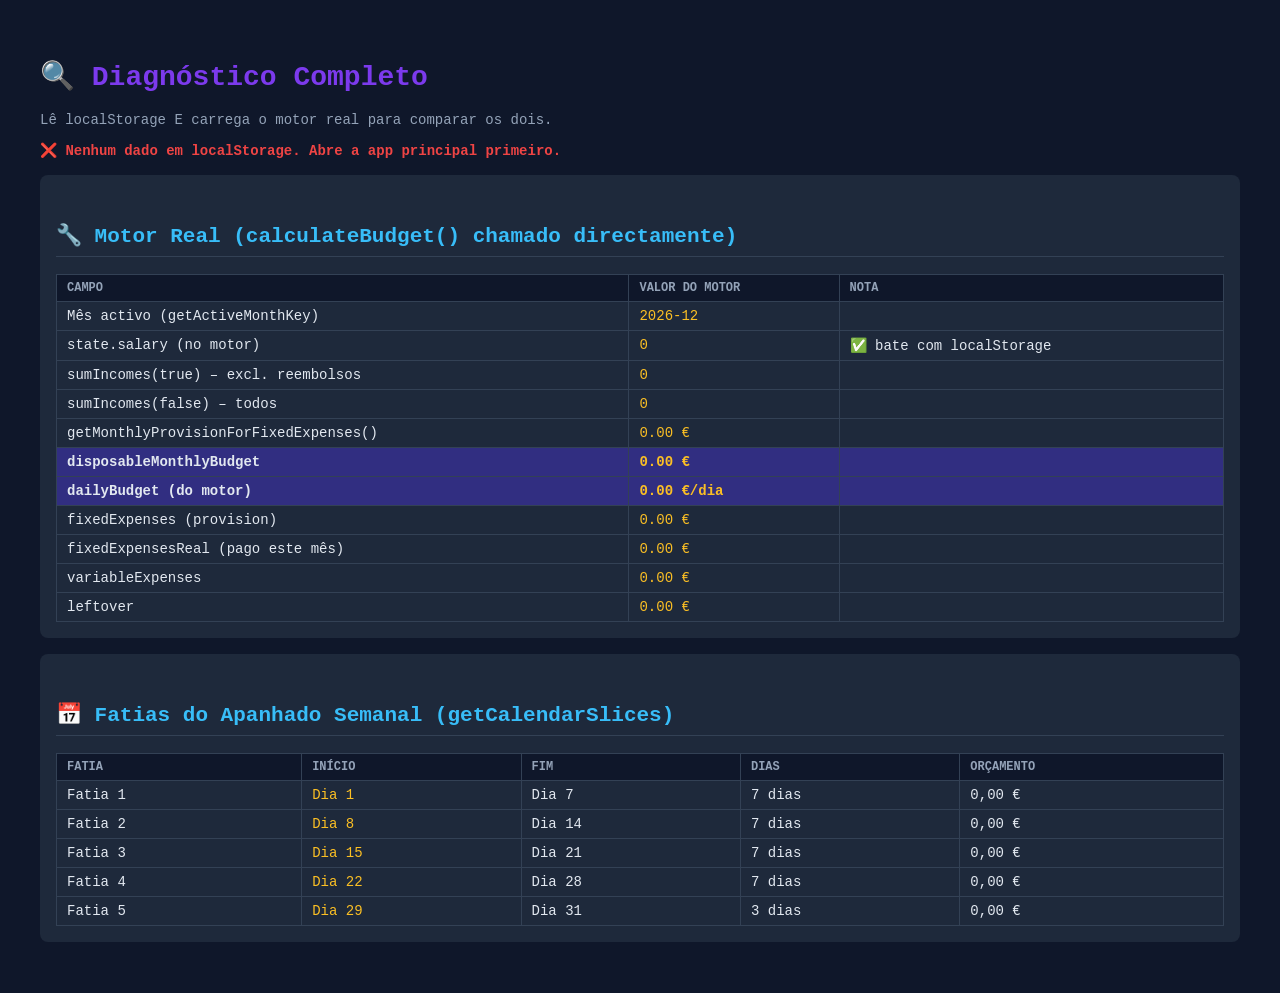
<file: diagnostico.html>
<!DOCTYPE html>
<html lang="pt">
<head>
<meta charset="UTF-8">
<title>Diagnóstico · Controlo Financeiro</title>
<style>
  body { font-family: monospace; background: #0f172a; color: #e2e8f0; padding: 2rem; font-size: 14px; }
  h1 { color: #7c3aed; }
  h2 { color: #38bdf8; border-bottom: 1px solid #334155; padding-bottom: .5rem; margin-top: 2rem; }
  .block { background: #1e293b; border-radius: 8px; padding: 1rem; margin: 1rem 0; }
  .ok { color: #10b981; }
  .warn { color: #f59e0b; font-weight: bold; }
  .err { color: #ef4444; font-weight: bold; }
  table { border-collapse: collapse; width: 100%; margin-top: .5rem; }
  td, th { border: 1px solid #334155; padding: 6px 10px; text-align: left; }
  th { background: #0f172a; color: #94a3b8; font-size: .75rem; text-transform: uppercase; }
  td:nth-child(2) { color: #fbbf24; }
  .highlight { background: #312e81; }
  .mismatch { background: #7f1d1d; }
</style>
</head>
<body>
<h1>🔍 Diagnóstico Completo</h1>
<p style="color:#94a3b8">Lê localStorage E carrega o motor real para comparar os dois.</p>

<!-- Parte 1: leitura direta do localStorage -->
<div id="raw-output">A ler localStorage...</div>

<!-- Parte 2: vai carregar core-engine.js e correr o calculateBudget() real -->
<div id="engine-output"></div>

<script>
// ─── PARTE 1: Leitura directa do localStorage ───────────────────────────────
const raw = localStorage.getItem('finance-control-app');
const rawOut = document.getElementById('raw-output');

if (!raw) {
  rawOut.innerHTML = '<p class="err">❌ Nenhum dado em localStorage. Abre a app principal primeiro.</p>';
} else {
  const s = JSON.parse(raw);

  const allIncomes  = s.incomes || [];
  const aprInc      = allIncomes.filter(i => (i.monthKey || getKeyFromLabel(i.dateLabel)) === '2026-04');
  const otherInc    = allIncomes.filter(i => !((i.monthKey || getKeyFromLabel(i.dateLabel)) === '2026-04'));
  const fixedArr    = s.recurringFixed || [];
  const snapshots   = (s.snapshots || []).filter(sn => (sn.monthKey || '') === '2026-04');

  function getKeyFromLabel(lbl) {
    if (!lbl) return '';
    const parts = lbl.split('-');
    if (parts.length >= 2) return parts[0] + '-' + parts[1];
    return '';
  }

  const totalAprInc = aprInc.reduce((t,i) => t + (+i.amount||0), 0);
  const provMensal  = fixedArr.reduce((t,rf) => {
    const a = +rf.amount||0;
    if (!rf.frequency || rf.frequency==='monthly') return t+a;
    if (rf.frequency==='semi-annual') return t+(a/6);
    if (rf.frequency==='annual') return t+(a/12);
    return t+a;
  }, 0);

  // Calcular startBalance (primeiro snapshot de Abril)
  const aprSnaps = snapshots.slice().sort((a,b) => a.day - b.day);
  const day1Snaps = aprSnaps.filter(sn => sn.day === (aprSnaps[0]?.day ?? 1));
  const startBalance = day1Snaps.reduce((t,sn) => t + (+sn.bankBalance||0) + (+sn.cashBalance||0), 0);
  const salary = (+s.salary || 0) || startBalance;

  const disposable = salary + totalAprInc - provMensal;
  const daily      = disposable / 30;

  rawOut.innerHTML = `
<div class="block">
  <h2>📊 Dados do localStorage (leitura direta)</h2>
  <table>
    <tr><th>Campo</th><th>Valor</th><th>Nota</th></tr>
    <tr><td>state.salary</td><td>${s.salary ?? 'NULL/undefined'}</td><td>${s.salary ? '✅ definido' : '⚠️ NÃO DEFINIDO → usa startBalance'}</td></tr>
    <tr><td>startBalance (1º snapshot Abril)</td><td>${startBalance.toFixed(2)} €</td><td>Dia ${aprSnaps[0]?.day ?? '?'}</td></tr>
    <tr><td><strong>salary usado no cálculo</strong></td><td><strong>${salary.toFixed(2)} €</strong></td><td>${s.salary ? 'state.salary' : 'startBalance (fallback)'}</td></tr>
    <tr><td>Rendimentos Abril (todos)</td><td>${totalAprInc.toFixed(2)} €</td><td>${aprInc.length} entradas</td></tr>
    <tr><td>Provisionamento fixo mensal</td><td>${provMensal.toFixed(2)} €</td><td>${fixedArr.length} obrigações</td></tr>
    <tr class="highlight"><td><strong>Disponível mensal</strong></td><td><strong>${disposable.toFixed(2)} €</strong></td><td>salary + incomes - provision</td></tr>
    <tr class="highlight"><td><strong>Diário calculado</strong></td><td><strong>${daily.toFixed(2)} €/dia</strong></td><td>÷ 30 dias em Abril</td></tr>
  </table>
</div>

<div class="block">
  <h2>💶 TODOS os Rendimentos em Abril (filtro: monthKey OU dateLabel)</h2>
  <table>
    <tr><th>#</th><th>Nome</th><th>Valor</th><th>Dia</th><th>monthKey</th><th>dateLabel</th></tr>
    ${aprInc.length === 0
        ? '<tr><td colspan="6" class="warn">⚠️ Nenhum rendimento encontrado em Abril.</td></tr>'
        : aprInc.map((i,idx) => `
            <tr>
              <td>${idx+1}</td>
              <td>${i.name||'?'}</td>
              <td>${(+i.amount||0).toFixed(2)} €</td>
              <td>${i.day||'?'}</td>
              <td>${i.monthKey||'<em style="color:#ef4444">ausente</em>'}</td>
              <td>${i.dateLabel||'?'}</td>
            </tr>
          `).join('')}
  </table>
  ${otherInc.length > 0
      ? `<p class="warn">⚠️ Outros rendimentos (outros meses): ${otherInc.map(i=>`${i.monthKey||getKeyFromLabel(i.dateLabel)||'?'}: ${i.name}=${i.amount}€`).join(', ')}</p>`
      : '<p class="ok">✅ Não há rendimentos de outros meses.</p>'}
</div>

<div class="block">
  <h2>📋 Obrigações Fixas</h2>
  <table>
    <tr><th>Nome</th><th>Valor</th><th>Frequência</th><th>Contribuição/Mês</th></tr>
    ${fixedArr.map(rf => {
        const a = +rf.amount||0;
        let c = a;
        if (rf.frequency==='semi-annual') c = a/6;
        if (rf.frequency==='annual') c = a/12;
        return `<tr><td>${rf.name||'?'}</td><td>${a.toFixed(2)}€</td><td>${rf.frequency||'monthly'}</td><td>${c.toFixed(2)}€/mês</td></tr>`;
    }).join('')}
    <tr><td colspan="3"><strong>TOTAL</strong></td><td><strong>${provMensal.toFixed(2)} €/mês</strong></td></tr>
  </table>
</div>

<div class="block">
  <h2>🔄 Firebase Sync</h2>
  <table>
    <tr><th>Campo</th><th>Valor</th></tr>
    <tr><td>last_firebase_sync</td><td>${localStorage.getItem('last_firebase_sync') || '❌ não definido'}</td></tr>
    <tr><td>last_firebase_sync (data)</td><td>${localStorage.getItem('last_firebase_sync') ? new Date(+localStorage.getItem('last_firebase_sync')).toLocaleString('pt-PT') : 'N/A'}</td></tr>
  </table>
</div>
  `;
}
</script>

<!-- Parte 2: Carregar core-engine e calcular com o código real -->
<script>
// Vamos carregar o core-engine.js como script e depois chamar calculateBudget()
// Mas primeiro precisamos de um estado a partir do localStorage
window.__diagPhase2 = true;
</script>
<script src="core-engine.js" onerror="document.getElementById('engine-output').innerHTML='<p class=err>❌ Erro ao carregar core-engine.js</p>'"></script>
<script>
const engOut = document.getElementById('engine-output');
try {
  if (typeof calculateBudget !== 'function') throw new Error('calculateBudget não encontrado');

  const budget = calculateBudget();
  const slices = typeof getCalendarSlices === 'function' ? getCalendarSlices() : [];
  const activeKey = typeof getActiveMonthKey === 'function' ? getActiveMonthKey() : '?';
  const allInc    = typeof sumIncomes === 'function' ? sumIncomes(false) : '?';
  const allIncEx  = typeof sumIncomes === 'function' ? sumIncomes(true) : '?';
  const provision = typeof getMonthlyProvisionForFixedExpenses === 'function' ? getMonthlyProvisionForFixedExpenses() : '?';

  // Verificar correspondência
  const rawS = JSON.parse(localStorage.getItem('finance-control-app') || '{}');
  const rawSalary = rawS.salary;
  const salaryMatch = Math.abs((rawSalary ?? 0) - ((typeof state !== 'undefined' ? state.salary : 0))) < 0.01;

  engOut.innerHTML = `
<div class="block">
  <h2>🔧 Motor Real (calculateBudget() chamado directamente)</h2>
  <table>
    <tr><th>Campo</th><th>Valor do Motor</th><th>Nota</th></tr>
    <tr><td>Mês activo (getActiveMonthKey)</td><td>${activeKey}</td><td></td></tr>
    <tr><td>state.salary (no motor)</td><td>${typeof state !== 'undefined' ? state.salary : '?'}</td><td>${salaryMatch ? '✅ bate com localStorage' : '⚠️ diferente do localStorage'}</td></tr>
    <tr><td>sumIncomes(true) – excl. reembolsos</td><td>${allIncEx}</td><td></td></tr>
    <tr><td>sumIncomes(false) – todos</td><td>${allInc}</td><td></td></tr>
    <tr><td>getMonthlyProvisionForFixedExpenses()</td><td>${typeof provision === 'number' ? provision.toFixed(2) : provision} €</td><td></td></tr>
    <tr class="highlight"><td><strong>disposableMonthlyBudget</strong></td><td><strong>${budget.disposableMonthlyBudget.toFixed(2)} €</strong></td><td></td></tr>
    <tr class="highlight"><td><strong>dailyBudget (do motor)</strong></td><td><strong>${budget.dailyBudget.toFixed(2)} €/dia</strong></td><td></td></tr>
    <tr><td>fixedExpenses (provision)</td><td>${budget.fixedExpenses.toFixed(2)} €</td><td></td></tr>
    <tr><td>fixedExpensesReal (pago este mês)</td><td>${budget.fixedExpensesReal.toFixed(2)} €</td><td></td></tr>
    <tr><td>variableExpenses</td><td>${budget.variableExpenses.toFixed(2)} €</td><td></td></tr>
    <tr><td>leftover</td><td>${budget.leftover.toFixed(2)} €</td><td></td></tr>
  </table>
</div>

<div class="block">
  <h2>📅 Fatias do Apanhado Semanal (getCalendarSlices)</h2>
  <table>
    <tr><th>Fatia</th><th>Início</th><th>Fim</th><th>Dias</th><th>Orçamento</th></tr>
    ${slices.map((sl, i) => {
        const days = sl.end - sl.start + 1;
        const budget_sl = budget.dailyBudget * days;
        return `<tr><td>Fatia ${i+1}</td><td>Dia ${sl.start}</td><td>Dia ${sl.end}</td><td>${days} dias</td><td>${typeof formatCurrency === 'function' ? formatCurrency(budget_sl) : budget_sl.toFixed(2)+'€'}</td></tr>`;
    }).join('')}
  </table>
</div>
  `;
} catch(e) {
  engOut.innerHTML = `<div class="block"><p class="err">❌ Erro no motor: ${e.message}</p></div>`;
}
</script>
</body>
</html>
</file>
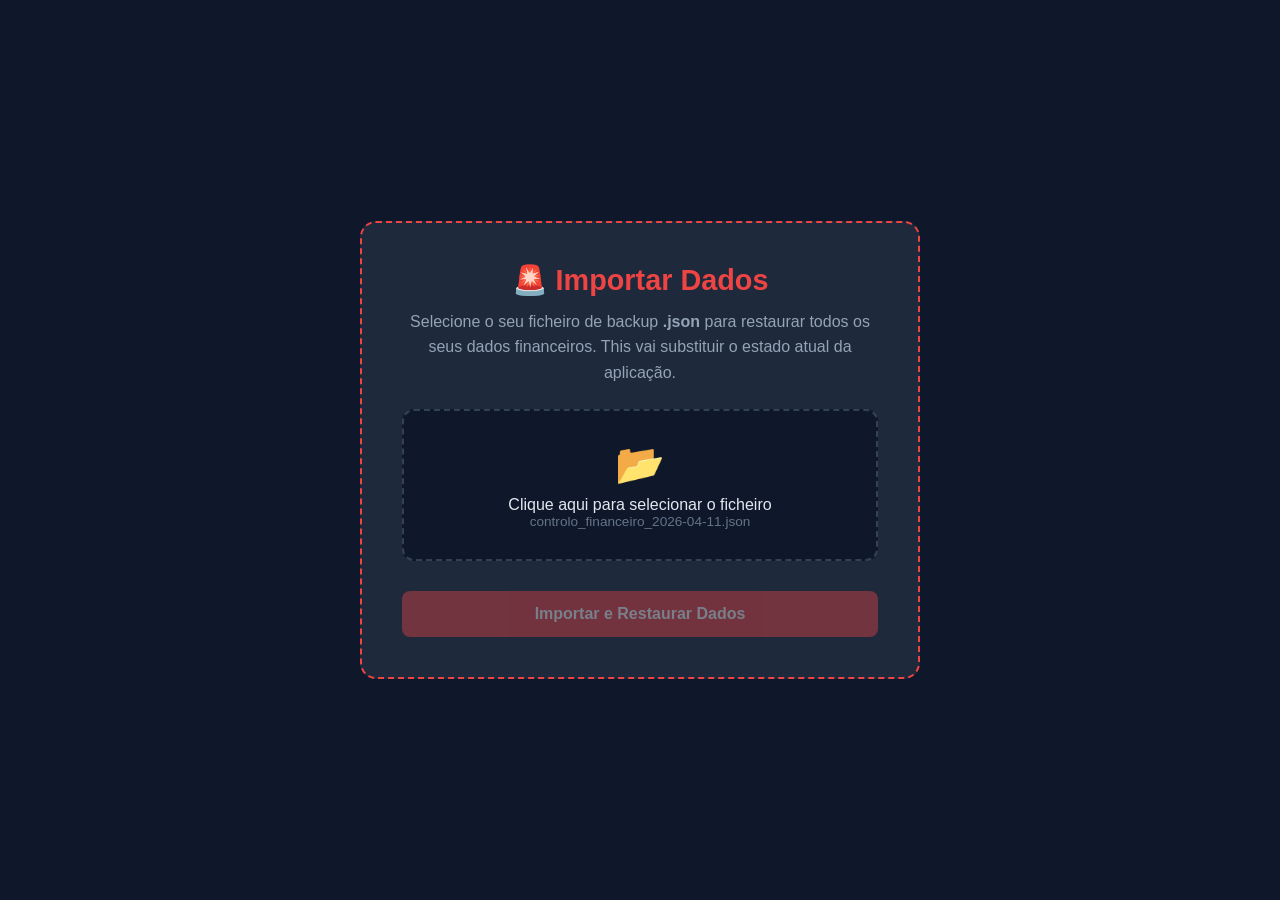
<file: importar.html>
<!DOCTYPE html>
<html lang="pt-PT">
<head>
  <meta charset="UTF-8">
  <meta name="viewport" content="width=device-width, initial-scale=1.0">
  <title>Importar Dados - Controlo Financeiro</title>
  <style>
    * { box-sizing: border-box; margin: 0; padding: 0; }
    body {
      font-family: 'Segoe UI', sans-serif;
      background: #0f172a;
      color: #e2e8f0;
      min-height: 100vh;
      display: flex;
      align-items: center;
      justify-content: center;
      padding: 20px;
    }
    .card {
      background: #1e293b;
      border: 2px dashed #ef4444;
      border-radius: 16px;
      padding: 40px;
      max-width: 560px;
      width: 100%;
      text-align: center;
    }
    h1 { color: #ef4444; font-size: 1.8rem; margin-bottom: 12px; }
    p { color: #94a3b8; margin-bottom: 24px; line-height: 1.6; }
    .upload-area {
      background: #0f172a;
      border: 2px dashed #334155;
      border-radius: 12px;
      padding: 30px;
      margin-bottom: 20px;
      cursor: pointer;
    }
    .upload-area:hover { border-color: #ef4444; }
    input[type="file"] {
      display: none;
    }
    .btn {
      display: inline-block;
      background: #ef4444;
      color: white;
      padding: 14px 28px;
      border-radius: 8px;
      border: none;
      font-size: 1rem;
      font-weight: 700;
      cursor: pointer;
      width: 100%;
      margin-top: 10px;
    }
    .btn:hover { background: #dc2626; }
    .btn-green { background: #10b981; }
    .btn-green:hover { background: #059669; }
    #status {
      margin-top: 20px;
      padding: 16px;
      border-radius: 8px;
      display: none;
      font-weight: 600;
    }
    .success { background: rgba(16, 185, 129, 0.15); color: #10b981; border: 1px solid #10b981; }
    .error { background: rgba(239, 68, 68, 0.15); color: #ef4444; border: 1px solid #ef4444; }
    .file-name { font-size: 0.85rem; color: #64748b; margin-top: 8px; }
  </style>
</head>
<body>
  <div class="card">
    <h1>🚨 Importar Dados</h1>
    <p>
      Selecione o seu ficheiro de backup <strong>.json</strong> para restaurar todos os seus dados financeiros.
      This vai substituir o estado atual da aplicação.
    </p>

    <div class="upload-area" onclick="document.getElementById('fileInput').click()">
      <div style="font-size: 2.5rem; margin-bottom: 8px;">📂</div>
      <div>Clique aqui para selecionar o ficheiro</div>
      <div style="color: #64748b; font-size: 0.85rem;">controlo_financeiro_2026-04-11.json</div>
    </div>

    <input type="file" id="fileInput" accept=".json">
    <div id="fileName" class="file-name"></div>

    <button class="btn" onclick="importData()" id="importBtn" disabled style="opacity: 0.4;">
      Importar e Restaurar Dados
    </button>

    <div id="status"></div>
  </div>

  <script>
    const STORAGE_KEY = 'finance-control-app';
    let parsedData = null;

    document.getElementById('fileInput').addEventListener('change', function(e) {
      const file = e.target.files[0];
      if (!file) return;

      document.getElementById('fileName').textContent = '📄 ' + file.name;

      const reader = new FileReader();
      reader.onload = function(event) {
        try {
          parsedData = JSON.parse(event.target.result);

          // Validação básica
          if (!parsedData.expenses || !parsedData.salary) {
            throw new Error('O ficheiro não parece ser um backup válido do Controlo Financeiro.');
          }

          const numExpenses = parsedData.expenses.length;
          const numSnapshots = parsedData.snapshots ? parsedData.snapshots.length : 0;
          
          showStatus(
            `✅ Ficheiro válido! ${numExpenses} despesas e ${numSnapshots} registos de saldo encontrados.\nPronto para importar.`,
            'success'
          );

          const btn = document.getElementById('importBtn');
          btn.disabled = false;
          btn.style.opacity = '1';
          btn.className = 'btn btn-green';

        } catch (err) {
          parsedData = null;
          showStatus('❌ Erro: ' + err.message, 'error');
        }
      };
      reader.readAsText(file);
    });

    function importData() {
      if (!parsedData) {
        showStatus('❌ Nenhum ficheiro válido selecionado.', 'error');
        return;
      }

      if (!confirm('Confirmar importação? Isto irá SUBSTITUIR todos os dados atuais pela versão do ficheiro selecionado.')) {
        return;
      }

      try {
        localStorage.setItem(STORAGE_KEY, JSON.stringify(parsedData));
        showStatus('✅ Dados importados com sucesso! A redirecionar...', 'success');

        setTimeout(() => {
          // Redirecionar para a app principal
          window.location.href = 'index.html';
        }, 1500);

      } catch (err) {
        showStatus('❌ Erro ao guardar: ' + err.message, 'error');
      }
    }

    function showStatus(msg, type) {
      const el = document.getElementById('status');
      el.textContent = msg;
      el.className = type;
      el.style.display = 'block';
    }
  </script>
</body>
</html>
</file>
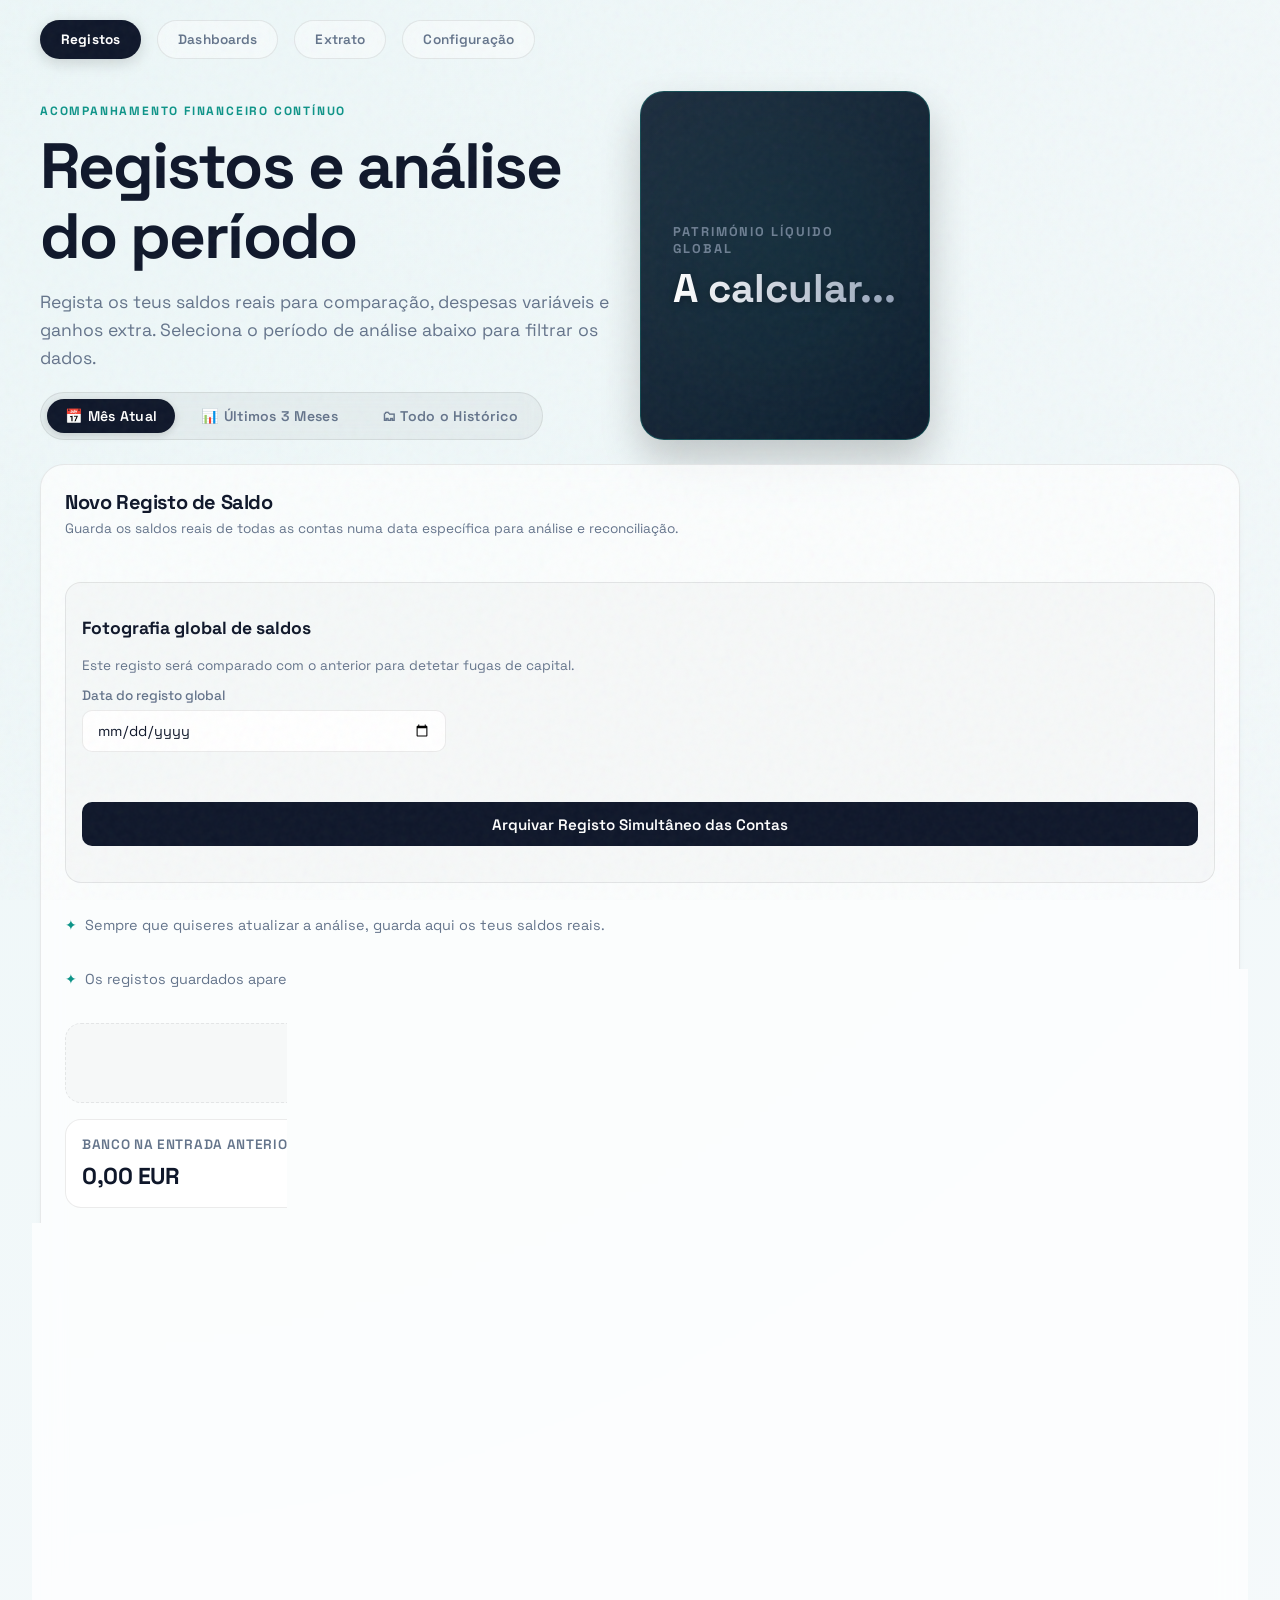
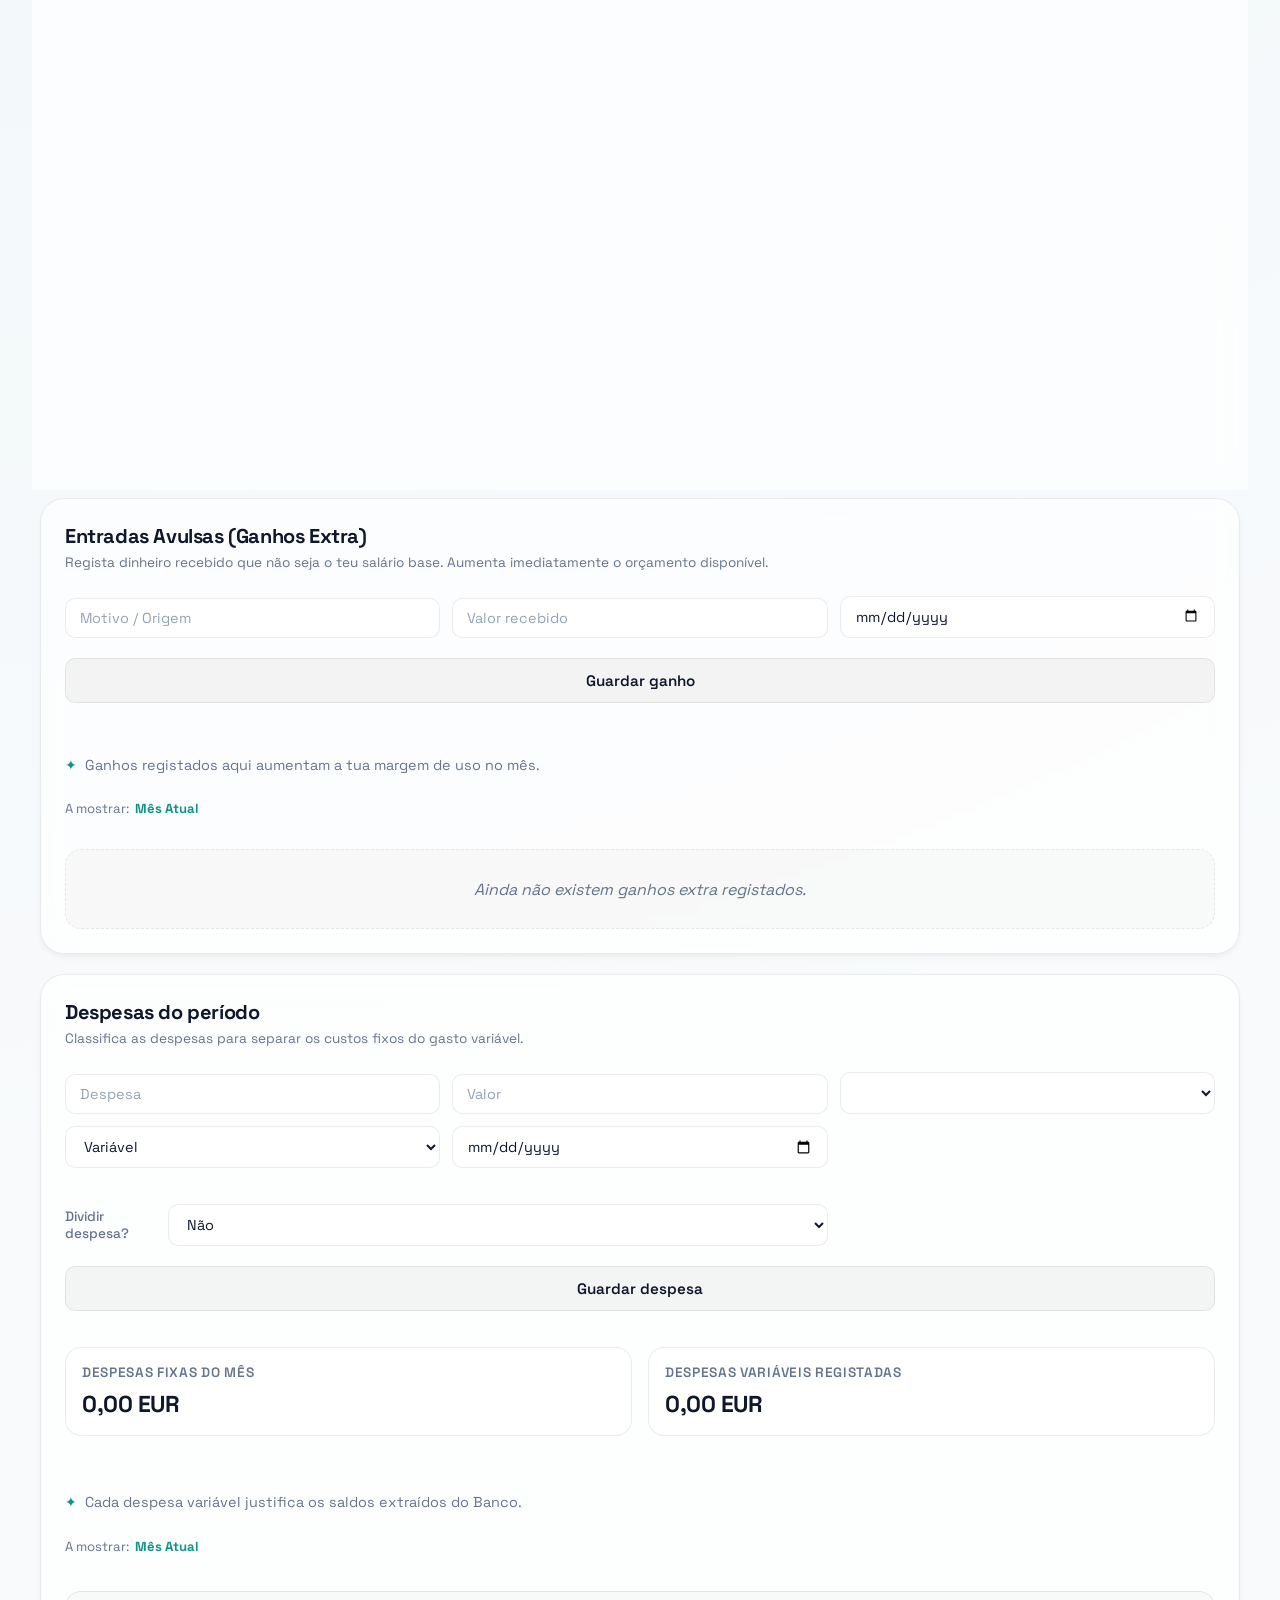
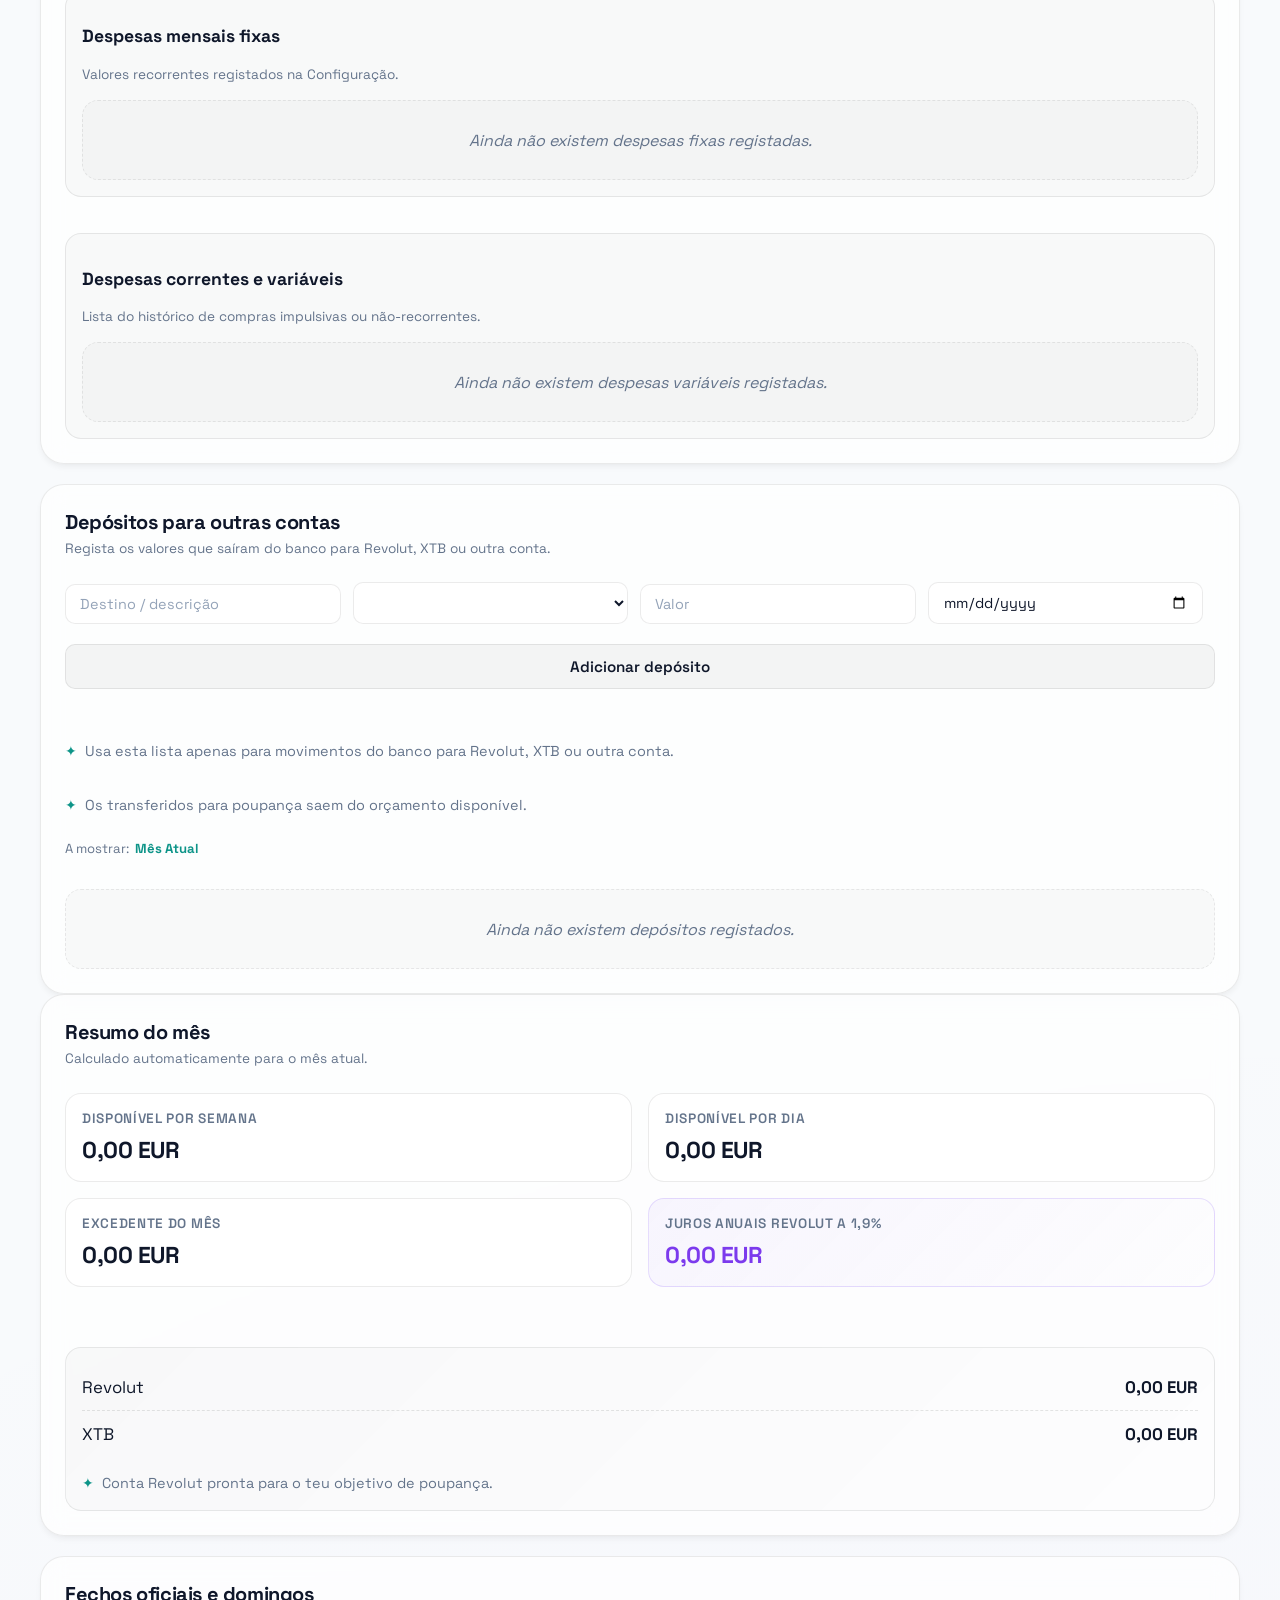
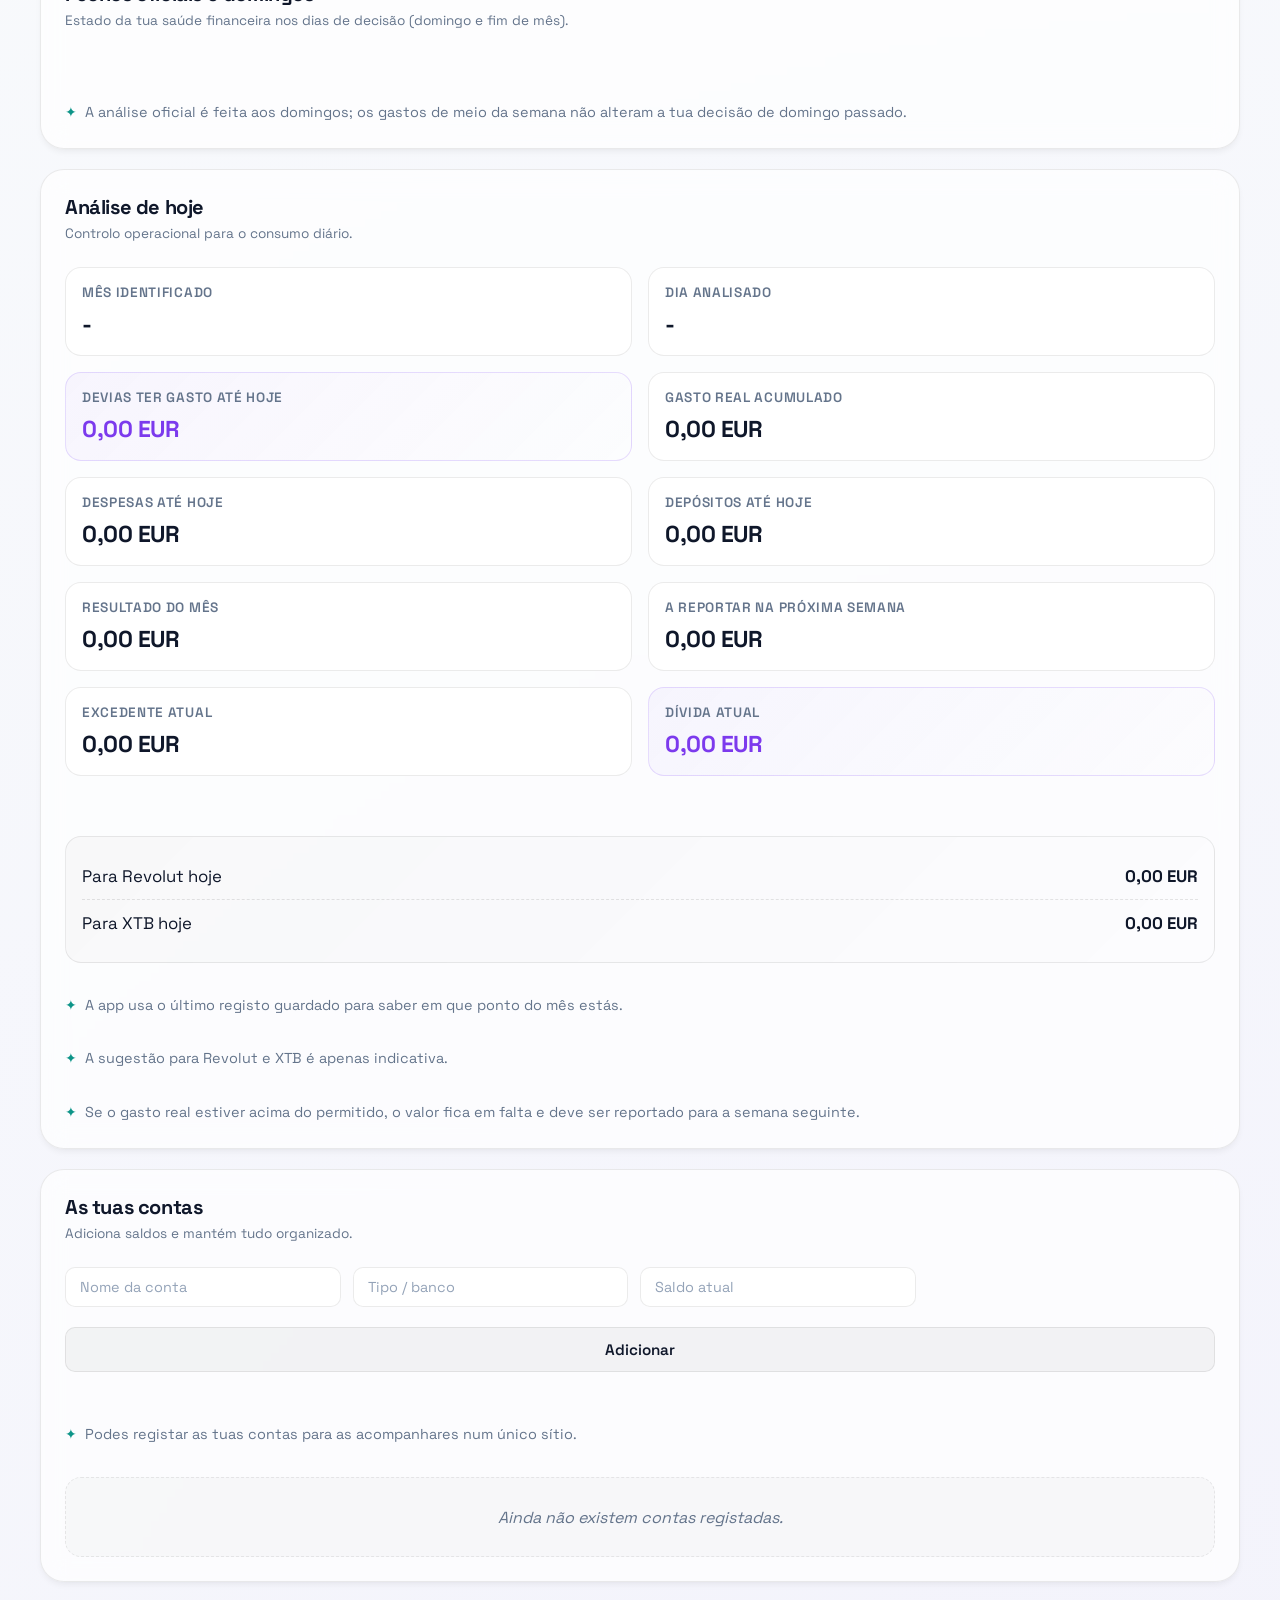
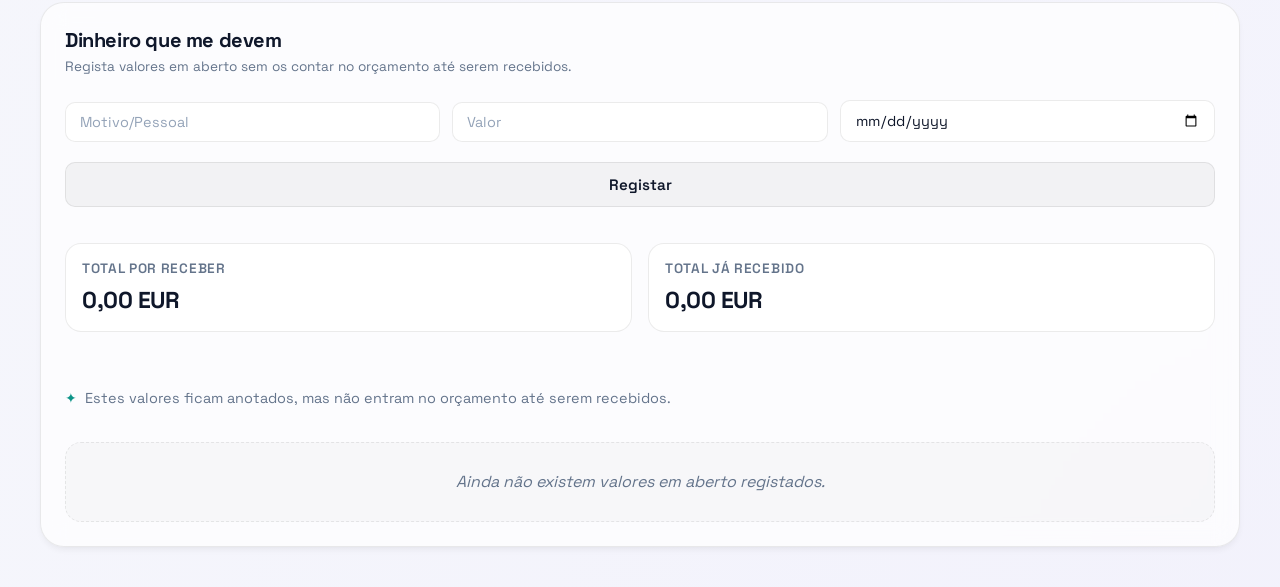
<file: index_backup_v2.html>
<!DOCTYPE html>
<html lang="pt-PT">
<head>
  <meta charset="UTF-8">
  <meta name="viewport" content="width=device-width, initial-scale=1.0">
  <title>Controlo Financeiro — Registos</title>
  <meta name="description" content="Regista snapshots de saldo, despesas, ganhos extra e transferências para o teu controlo financeiro pessoal.">
  <link rel="preconnect" href="https://fonts.googleapis.com">
  <link rel="preconnect" href="https://fonts.gstatic.com" crossorigin>
  <link href="https://fonts.googleapis.com/css2?family=Space+Grotesk:wght@400;500;700&display=swap" rel="stylesheet">
  <link rel="stylesheet" href="style.css">
</head>
<body>
  <div class="app-shell">
    <nav class="top-nav">
      <a class="nav-link active" href="index.html">Registos</a>
      <a class="nav-link" href="dashboard.html">Dashboards</a>
      <a class="nav-link" href="extrato.html">Extrato</a>
      <a class="nav-link" href="configuracao.html">Configuração</a>
    </nav>

    <header class="hero">
      <div>
        <p class="eyebrow">Acompanhamento financeiro contínuo</p>
        <h1>Registos e análise do período</h1>
        <p class="hero-copy">
          Regista os teus saldos reais para comparação, despesas variáveis e ganhos extra.
          Seleciona o período de análise abaixo para filtrar os dados.
        </p>
        <!-- Seletor de período -->
        <div class="period-selector" id="periodSelector" role="group" aria-label="Filtro de período">
          <button class="period-btn active" data-period="month" id="periodMonth">📅 Mês Atual</button>
          <button class="period-btn" data-period="quarter" id="periodQuarter">📊 Últimos 3 Meses</button>
          <button class="period-btn" data-period="all" id="periodAll">🗂 Todo o Histórico</button>
        </div>
      </div>
      <div class="hero-card accent strong-card">
        <p>Património Líquido Global</p>
        <strong id="globalNetWorthDisplay">A calcular...</strong>
      </div>
    </header>

    <main class="dashboard-layout">
      <!-- Coluna Esquerda: Inputs / Registos -->
      <div class="dashboard-col">
        <section class="panel">
          <div class="panel-heading">
            <h2>Novo Registo de Saldo</h2>
            <p>Guarda os saldos reais de todas as contas numa data específica para análise e reconciliação.</p>
          </div>

          <div class="subsection-card">
            <div class="panel-heading compact-heading">
              <h3>Fotografia global de saldos</h3>
              <p>Este registo será comparado com o anterior para detetar fugas de capital.</p>
            </div>

            <form id="snapshot-form" class="inline-form inline-form-2">
              <label class="field-block">
                Data do registo global
                <input id="snapshotDate" type="date" required>
              </label>
              
              <div id="snapshotAccountsInputs" style="grid-column: 1 / -1; display: grid; gap: 12px; margin-top: 10px;">
                 <!-- JS injeta contas aqui -->
              </div>

              <button type="submit" class="primary-btn action-cell" style="grid-column: 1 / -1; margin-top: 16px;">Arquivar Registo Simultâneo das Contas</button>
            </form>
          </div>

          <p class="goal-label">Sempre que quiseres atualizar a análise, guarda aqui os teus saldos reais.</p>
          <p id="snapshotStatus" class="goal-label">Os registos guardados aparecem abaixo e podem ser apagados.</p>

          <div id="snapshotList" class="item-list empty-state">
            Ainda não existem registos guardados.
          </div>

          <div class="summary-grid">
            <article class="summary-card">
              <span>Banco na entrada anterior</span>
              <strong id="bankStartBalance">0,00 EUR</strong>
            </article>
            <article class="summary-card">
              <span>Banco na entrada atual</span>
              <strong id="bankCurrentBalance">0,00 EUR</strong>
            </article>
            <article class="summary-card">
              <span>Carteira na entrada anterior</span>
              <strong id="cashStartBalance">0,00 EUR</strong>
            </article>
            <article class="summary-card">
              <span>Carteira na entrada atual</span>
              <strong id="cashCurrentBalance">0,00 EUR</strong>
            </article>
            <article class="summary-card">
              <span>Diferença total entre entradas</span>
              <strong id="bankDifference">0,00 EUR</strong>
            </article>
            <article class="summary-card accent">
              <span>Diferença por justificar</span>
              <strong id="bankUnexplained">0,00 EUR</strong>
            </article>
            <article class="summary-card">
              <span>Saldo atual total</span>
              <strong id="currentTotalBalance">0,00 EUR</strong>
            </article>
            <article class="summary-card accent">
              <span>Saldo atual já líquido</span>
              <strong id="netCurrentBalance">0,00 EUR</strong>
            </article>
          </div>

          <div class="allocation compact-allocation">
            <div class="allocation-row">
              <span>Despesas entre entradas</span>
              <strong id="bankExpenseTotal">0,00 EUR</strong>
            </div>
            <div class="allocation-row">
              <span>Depósitos entre entradas</span>
              <strong id="bankTransferTotal">0,00 EUR</strong>
            </div>
            <div class="allocation-row">
              <span>Total reconciliado</span>
              <strong id="bankReconciledTotal">0,00 EUR</strong>
            </div>
          </div>

          <div class="subsection-card">
            <div class="panel-heading compact-heading">
              <h3>Histórico entre registos</h3>
              <p>Cada intervalo mostra o que aconteceu entre dois registos consecutivos.</p>
            </div>
            <div id="reconciliationHistoryList" class="item-list empty-state">
              Ainda não existem intervalos suficientes para reconciliar.
            </div>
          </div>

          <p id="bankStatus" class="goal-label">
            Regista o saldo inicial do mês em Configuração. Depois, cada nova análise compara o último registo com o atual.
          </p>
        </section>

        <section class="panel">
          <div class="panel-heading">
            <h2>Entradas Avulsas (Ganhos Extra)</h2>
            <p>Regista dinheiro recebido que não seja o teu salário base. Aumenta imediatamente o orçamento disponível.</p>
          </div>

          <form id="income-form" class="inline-form inline-form-4">
            <input id="incomeName" type="text" maxlength="50" placeholder="Motivo / Origem" required>
            <input id="incomeAmount" type="number" min="0" step="0.01" placeholder="Valor recebido" required>
            <input id="incomeDate" type="date" required>
            <button type="submit" class="secondary-btn">Guardar ganho</button>
          </form>

          <p id="incomeStatus" class="goal-label">Ganhos registados aqui aumentam a tua margem de uso no mês.</p>

          <p class="period-label" id="incomePeriodLabel">A mostrar: <strong>Mês Atual</strong></p>
          <div id="incomesList" class="item-list empty-state">
            Ainda não existem ganhos extra registados.
          </div>
        </section>

        <section class="panel">
          <div class="panel-heading">
            <h2>Despesas do período</h2>
            <p>Classifica as despesas para separar os custos fixos do gasto variável.</p>
          </div>

            <form id="expense-form" class="inline-form inline-form-4">
              <input id="expenseName" type="text" maxlength="50" placeholder="Despesa" required>
              <input id="expenseAmount" type="number" min="0" step="0.01" placeholder="Valor" required>
              <select id="expenseCategory" required></select>
              <select id="expenseKind" required>
                <option value="variable" selected>Variável</option>
                <option value="fixed">Fixa</option>
              </select>
              <select id="expenseFrequency" style="display: none;">
                <option value="monthly" selected>Mensal</option>
                <option value="semi-annual">Semestral</option>
                <option value="annual">Anual</option>
              </select>
              <input id="expenseDate" type="date" required>
              
              <div class="form-row-break"></div>
              
              <div class="split-controls">
                <label for="expenseSplit">Dividir despesa?</label>
                <select id="expenseSplit">
                  <option value="no" selected>Não</option>
                  <option value="yes">Sim</option>
                </select>
              </div>
              
              <div id="splitContainer" class="split-section" style="display: none;">
                <div class="split-header">
                  <span>Repartição de custos:</span>
                  <div class="split-actions">
                    <label class="toggle-sm">
                      <input type="checkbox" id="splitIncludeMe" checked>
                      <span>Incluir-me</span>
                    </label>
                    <button type="button" id="addSplitPerson" class="text-btn">+ Pessoa</button>
                    <button type="button" id="distributeSplit" class="text-btn">÷ Dividir Igualmente</button>
                  </div>
                </div>
                <div id="splitList" class="split-list">
                  <!-- Linhas dinâmicas injetadas via JS -->
                </div>
              </div>

              <button type="submit" class="secondary-btn">Guardar despesa</button>
            </form>

          <div class="summary-grid">
            <article class="summary-card">
              <span>Despesas fixas do mês</span>
              <strong id="fixedExpenseTotal">0,00 EUR</strong>
            </article>
            <article class="summary-card">
              <span>Despesas variáveis registadas</span>
              <strong id="variableExpenseTotal">0,00 EUR</strong>
            </article>
          </div>

          <p id="expenseStatus" class="goal-label">Cada despesa variável justifica os saldos extraídos do Banco.</p>
          <p class="period-label" id="expensePeriodLabel">A mostrar: <strong>Mês Atual</strong></p>

          <div class="subsection-card">
            <div class="panel-heading compact-heading">
              <h3>Despesas mensais fixas</h3>
              <p>Valores recorrentes registados na Configuração.</p>
            </div>
            <div id="fixedExpensesList" class="item-list empty-state">
              Ainda não existem despesas fixas registadas.
            </div>
          </div>

          <div class="subsection-card">
            <div class="panel-heading compact-heading">
              <h3>Despesas correntes e variáveis</h3>
              <p>Lista do histórico de compras impulsivas ou não-recorrentes.</p>
            </div>
            <div id="expensesList" class="item-list empty-state">
              Ainda não existem despesas variáveis registadas.
            </div>
          </div>
        </section>

        <section class="panel">
          <div class="panel-heading">
            <h2>Depósitos para outras contas</h2>
            <p>Regista os valores que saíram do banco para Revolut, XTB ou outra conta.</p>
          </div>

          <form id="transfer-form" class="inline-form">
            <input id="transferName" type="text" maxlength="50" placeholder="Destino / descrição" required>
            <select id="transferAccountId" required></select>
            <input id="transferAmount" type="number" min="0" step="0.01" placeholder="Valor" required>
            <input id="transferDate" type="date" required>
            <button type="submit" class="secondary-btn">Adicionar depósito</button>
          </form>

          <p class="goal-label">Usa esta lista apenas para movimentos do banco para Revolut, XTB ou outra conta.</p>
          <p id="transferStatus" class="goal-label">Os transferidos para poupança saem do orçamento disponível.</p>
          <p class="period-label" id="transferPeriodLabel">A mostrar: <strong>Mês Atual</strong></p>

          <div id="transfersList" class="item-list empty-state">
            Ainda não existem depósitos registados.
          </div>
        </section>
      </div>

      <!-- Coluna Direita: Análise -->
      <div class="dashboard-col">
        <section class="panel">
          <div class="panel-heading">
            <h2>Resumo do mês</h2>
            <p>Calculado automaticamente para o mês atual.</p>
          </div>

          <div class="summary-grid" id="summary-cards">
            <article class="summary-card">
              <span>Disponível por semana</span>
              <strong id="weeklyBudget">0,00 EUR</strong>
            </article>
            <article class="summary-card">
              <span>Disponível por dia</span>
              <strong id="dailyBudget">0,00 EUR</strong>
            </article>
            <article class="summary-card">
              <span>Excedente do mês</span>
              <strong id="leftoverAmount">0,00 EUR</strong>
            </article>
            <article class="summary-card accent">
              <span>Juros anuais Revolut a 1,9%</span>
              <strong id="revolutInterest">0,00 EUR</strong>
            </article>
          </div>

          <div class="allocation">
            <div class="allocation-row">
              <span>Revolut</span>
              <strong id="revolutAllocation">0,00 EUR</strong>
            </div>
            <div class="allocation-row">
              <span>XTB</span>
              <strong id="xtbAllocation">0,00 EUR</strong>
            </div>
            <p id="goalLabel" class="goal-label">Conta Revolut pronta para o teu objetivo de poupança.</p>
          </div>
        </section>

        <section class="panel">
          <div class="panel-heading">
            <h2>Fechos oficiais e domingos</h2>
            <p>Estado da tua saúde financeira nos dias de decisão (domingo e fim de mês).</p>
          </div>

          <div id="sundayHistoryList" class="item-list">
            <!-- Gerado dinamicamente -->
          </div>

          <p id="sundayAdvice" class="goal-label">
            A análise oficial é feita aos domingos; os gastos de meio da semana não alteram a tua decisão de domingo passado.
          </p>
        </section>

        <section class="panel">
          <div class="panel-heading">
            <h2>Análise de hoje</h2>
            <p>Controlo operacional para o consumo diário.</p>
          </div>

          <div class="summary-grid">
            <article class="summary-card">
              <span>Mês identificado</span>
              <strong id="analysisMonth">-</strong>
            </article>
            <article class="summary-card">
              <span>Dia analisado</span>
              <strong id="analysisDate">-</strong>
            </article>
            <article class="summary-card accent strong-card">
              <span>Devias ter gasto até hoje</span>
              <strong id="shouldHaveSpentToday">0,00 EUR</strong>
            </article>
            <article class="summary-card">
              <span>Gasto real acumulado</span>
              <strong id="currentWeek">0,00 EUR</strong>
            </article>
            <article class="summary-card">
              <span>Despesas até hoje</span>
              <strong id="expensesUntilToday">0,00 EUR</strong>
            </article>
            <article class="summary-card">
              <span>Depósitos até hoje</span>
              <strong id="transfersUntilToday">0,00 EUR</strong>
            </article>
            <article class="summary-card">
              <span>Resultado do mês</span>
              <strong id="expectedSpentToday">0,00 EUR</strong>
            </article>
            <article class="summary-card">
              <span>A reportar na próxima semana</span>
              <strong id="expectedSpentWeek">0,00 EUR</strong>
            </article>
            <article class="summary-card">
              <span>Excedente atual</span>
              <strong id="idealRemaining">0,00 EUR</strong>
            </article>
            <article class="summary-card accent">
              <span>Dívida atual</span>
              <strong id="availableToSplit">0,00 EUR</strong>
            </article>
          </div>

          <div class="allocation compact-allocation">
            <div class="allocation-row">
              <span>Para Revolut hoje</span>
              <strong id="splitNowRevolut">0,00 EUR</strong>
            </div>
            <div class="allocation-row">
              <span>Para XTB hoje</span>
              <strong id="splitNowXtb">0,00 EUR</strong>
            </div>
          </div>

          <p id="analysisHint" class="goal-label">
            A app usa o último registo guardado para saber em que ponto do mês estás.
          </p>
          <p id="depositAdvice" class="goal-label">
            A sugestão para Revolut e XTB é apenas indicativa.
          </p>
          <p id="analysisFormula" class="goal-label">
            Se o gasto real estiver acima do permitido, o valor fica em falta e deve ser reportado para a semana seguinte.
          </p>
        </section>

        <section class="panel">
          <div class="panel-heading">
            <h2>As tuas contas</h2>
            <p>Adiciona saldos e mantém tudo organizado.</p>
          </div>

          <form id="account-form" class="inline-form">
            <input id="accountName" type="text" maxlength="40" placeholder="Nome da conta" required>
            <input id="accountType" type="text" maxlength="30" placeholder="Tipo / banco" required>
            <input id="accountBalance" type="number" min="0" step="0.01" placeholder="Saldo atual" required>
            <button type="submit" class="secondary-btn">Adicionar</button>
          </form>

          <p id="accountStatus" class="goal-label">Podes registar as tuas contas para as acompanhares num único sítio.</p>

          <div id="accountsList" class="item-list empty-state">
            Ainda não existem contas registadas.
          </div>
        </section>

        <section class="panel">
          <div class="panel-heading">
            <h2>Dinheiro que me devem</h2>
            <p>Regista valores em aberto sem os contar no orçamento até serem recebidos.</p>
          </div>

          <form id="receivable-form" class="inline-form inline-form-4">
            <input id="receivableName" type="text" maxlength="50" placeholder="Motivo/Pessoal" required>
            <input id="receivableAmount" type="number" min="0" step="0.01" placeholder="Valor" required>
            <input id="receivableDate" type="date" required>
            <select id="receivableStatus" style="display: none;">
              <option value="pending" selected>Por receber</option>
              <option value="received">Recebido</option>
            </select>
            <button type="submit" class="secondary-btn">Registar</button>
          </form>

          <div class="summary-grid">
            <article class="summary-card">
              <span>Total por receber</span>
              <strong id="receivablePendingTotal">0,00 EUR</strong>
            </article>
            <article class="summary-card">
              <span>Total já recebido</span>
              <strong id="receivableReceivedTotal">0,00 EUR</strong>
            </article>
          </div>

          <p id="receivableStatusText" class="goal-label">Estes valores ficam anotados, mas não entram no orçamento até serem recebidos.</p>

          <div id="receivablesList" class="item-list empty-state">
            Ainda não existem valores em aberto registados.
          </div>
        </section>
      </div>
    </main>
  </div>

  <template id="item-template">
    <article class="item-card">
      <div>
        <strong class="item-title"></strong>
        <p class="item-subtitle"></p>
      </div>
      <div class="item-actions">
        <span class="item-value"></span>
        <button type="button" class="ghost-btn">Remover</button>
      </div>
    </article>
  </template>

  <script src="script.js"></script>
  <script>
    // ── Seletor de Período ───────────────────────────────────────
    (function() {
      const btns = document.querySelectorAll('.period-btn');
      const labels = {
        month: 'Mês Atual',
        quarter: 'Últimos 3 Meses',
        all: 'Todo o Histórico'
      };

      function applyPeriod(period) {
        window.activePeriodFilter = period;
        btns.forEach(b => b.classList.toggle('active', b.dataset.period === period));

        // Atualizar labels de período nas listas
        ['expense', 'income', 'transfer'].forEach(type => {
          const lbl = document.getElementById(type + 'PeriodLabel');
          if (lbl) lbl.querySelector('strong').textContent = labels[period];
        });

        // Re-renderizar listas filtradas
        if (typeof render === 'function') render();
      }

      btns.forEach(btn => {
        btn.addEventListener('click', () => applyPeriod(btn.dataset.period));
      });

      // Inicializar com mês atual
      window.activePeriodFilter = 'month';
    })();
  </script>
</body>
</html>
</file>
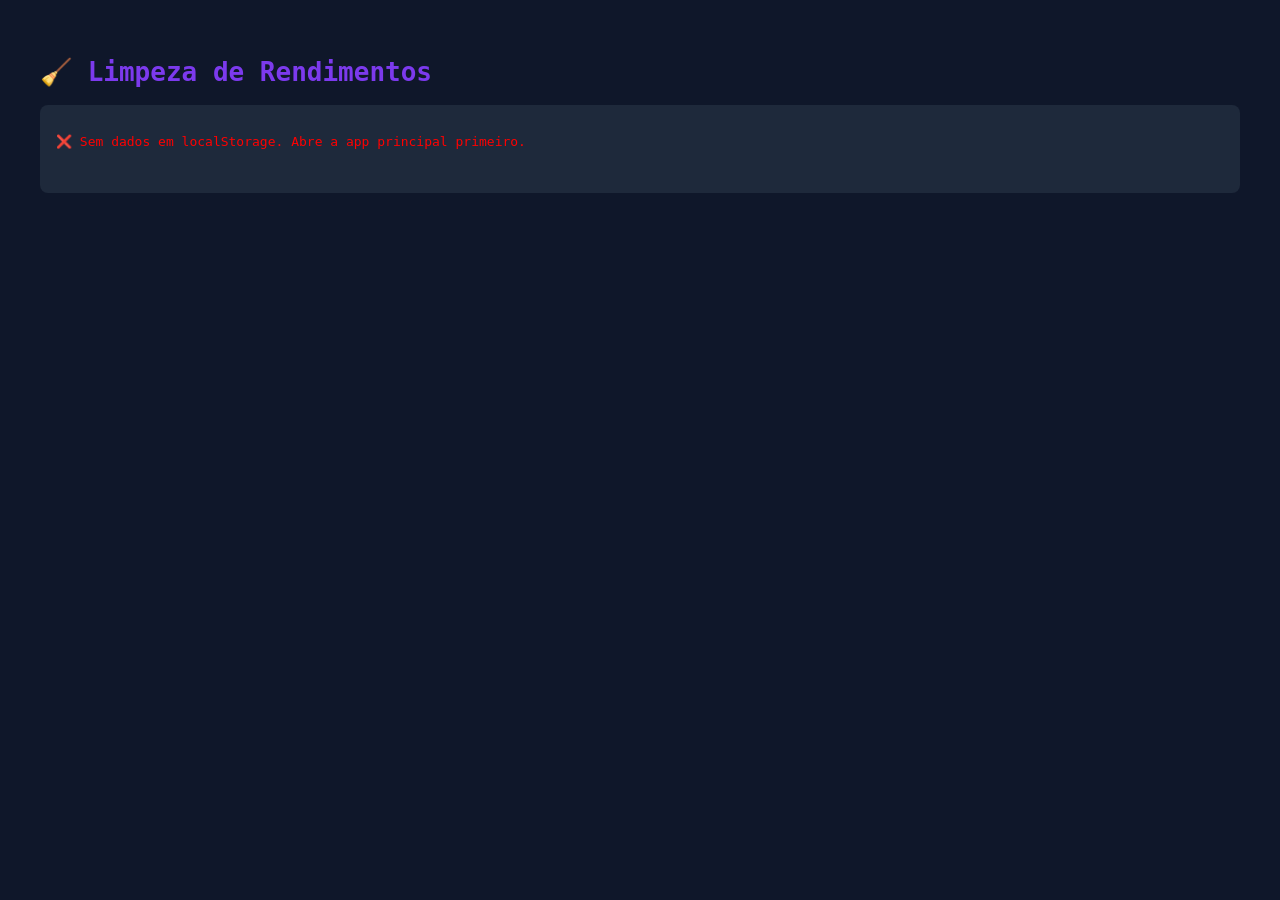
<file: limpar-rendimentos.html>
<!DOCTYPE html>
<html lang="pt">
<head>
<meta charset="UTF-8">
<title>Limpeza de Rendimentos · Controlo Financeiro</title>
<style>
  body { font-family: monospace; background: #0f172a; color: #e2e8f0; padding: 2rem; }
  h1 { color: #7c3aed; }
  .block { background: #1e293b; border-radius: 8px; padding: 1rem; margin: 1rem 0; }
  table { border-collapse: collapse; width: 100%; }
  td, th { border: 1px solid #334155; padding: 8px 12px; }
  th { background: #0f172a; color: #94a3b8; font-size: .75rem; text-transform: uppercase; }
  .btn-del { background: #dc2626; color: white; border: none; border-radius: 5px; padding: 6px 14px; cursor: pointer; font-size: 13px; }
  .btn-del:hover { background: #b91c1c; }
  .btn-save { background: #10b981; color: white; border: none; border-radius: 6px; margin-top: 1rem; padding: 12px 24px; font-size: 16px; cursor: pointer; }
  .deleted { text-decoration: line-through; opacity: 0.4; }
  #status { margin-top: 1rem; padding: 1rem; border-radius: 8px; background: #14532d; display: none; }
  #error  { margin-top: 1rem; padding: 1rem; border-radius: 8px; background: #7f1d1d; display: none; }
</style>
</head>
<body>
<h1>🧹 Limpeza de Rendimentos</h1>

<div class="block">
  <div id="tbody-wrap">A carregar...</div>
  <br>
  <button class="btn-save" id="btnSave" style="display:none">💾 Guardar e ir para o Dashboard</button>
</div>

<div id="status">✅ Guardado com sucesso! A redirecionar...</div>
<div id="error"></div>

<script>
(function() {
  var raw = localStorage.getItem('finance-control-app');
  if (!raw) {
    document.getElementById('tbody-wrap').innerHTML = '<p style="color:red">❌ Sem dados em localStorage. Abre a app principal primeiro.</p>';
    return;
  }

  var state = JSON.parse(raw);
  var incomes = state.incomes || [];
  var toDelete = {}; // índices marcados para apagar

  function render() {
    if (incomes.length === 0) {
      document.getElementById('tbody-wrap').innerHTML = '<p style="color:#94a3b8">Sem rendimentos registados.</p>';
      return;
    }

    var html = '<table><thead><tr><th>#</th><th>Nome</th><th>Valor</th><th>Mês</th><th>Dia</th><th>Ação</th></tr></thead><tbody>';
    for (var i = 0; i < incomes.length; i++) {
      var inc = incomes[i];
      var del = toDelete[i];
      html += '<tr class="' + (del ? 'deleted' : '') + '">'
        + '<td>' + (i+1) + '</td>'
        + '<td><strong>' + (inc.name || '?') + '</strong></td>'
        + '<td style="color:#fbbf24">' + Number(inc.amount || 0).toFixed(2) + ' €</td>'
        + '<td>' + (inc.monthKey || '<em style="color:#ef4444">sem mês</em>') + '</td>'
        + '<td>' + (inc.day || '?') + '</td>'
        + '<td>' + (del
            ? '<span style="color:#94a3b8">Marcado p/ apagar</span> <button class="btn-del" style="background:#555" data-undo="' + i + '">↩ Desfazer</button>'
            : '<button class="btn-del" data-idx="' + i + '">🗑️ Apagar</button>')
        + '</td></tr>';
    }
    html += '</tbody></table>';
    document.getElementById('tbody-wrap').innerHTML = html;

    // Event listeners nos botões de apagar
    var delBtns = document.querySelectorAll('[data-idx]');
    for (var j = 0; j < delBtns.length; j++) {
      delBtns[j].addEventListener('click', function() {
        var idx = parseInt(this.getAttribute('data-idx'));
        toDelete[idx] = true;
        document.getElementById('btnSave').style.display = 'inline-block';
        render();
      });
    }

    // Event listeners nos botões de desfazer
    var undoBtns = document.querySelectorAll('[data-undo]');
    for (var k = 0; k < undoBtns.length; k++) {
      undoBtns[k].addEventListener('click', function() {
        var idx = parseInt(this.getAttribute('data-undo'));
        delete toDelete[idx];
        if (Object.keys(toDelete).length === 0) {
          document.getElementById('btnSave').style.display = 'none';
        }
        render();
      });
    }
  }

  render();

  document.getElementById('btnSave').addEventListener('click', function() {
    // Remover os marcados (em ordem decrescente para não baralhar índices)
    var indices = Object.keys(toDelete).map(Number).sort(function(a,b){ return b-a; });
    for (var i = 0; i < indices.length; i++) {
      state.incomes.splice(indices[i], 1);
    }

    // Guardar estado limpo
    localStorage.setItem('finance-control-app', JSON.stringify(state));
    // Proteger contra sobrescrita pela Firebase: marcar como "estado local é o mais recente"
    // A Firebase só pode sobrescrever se cloudData.updatedAt > last_firebase_sync.
    // Ao marcarmos agora, garantimos que quando a app carregar e sincronizar,
    // o estado limpo será ENVIADO para a Firebase e não o contrário.
    localStorage.setItem('last_firebase_sync', Date.now());

    document.getElementById('status').style.display = 'block';
    this.style.display = 'none';

    setTimeout(function() {
      window.location.href = 'dashboard.html';
    }, 2000);
  });

})();
</script>
</body>
</html>
</file>
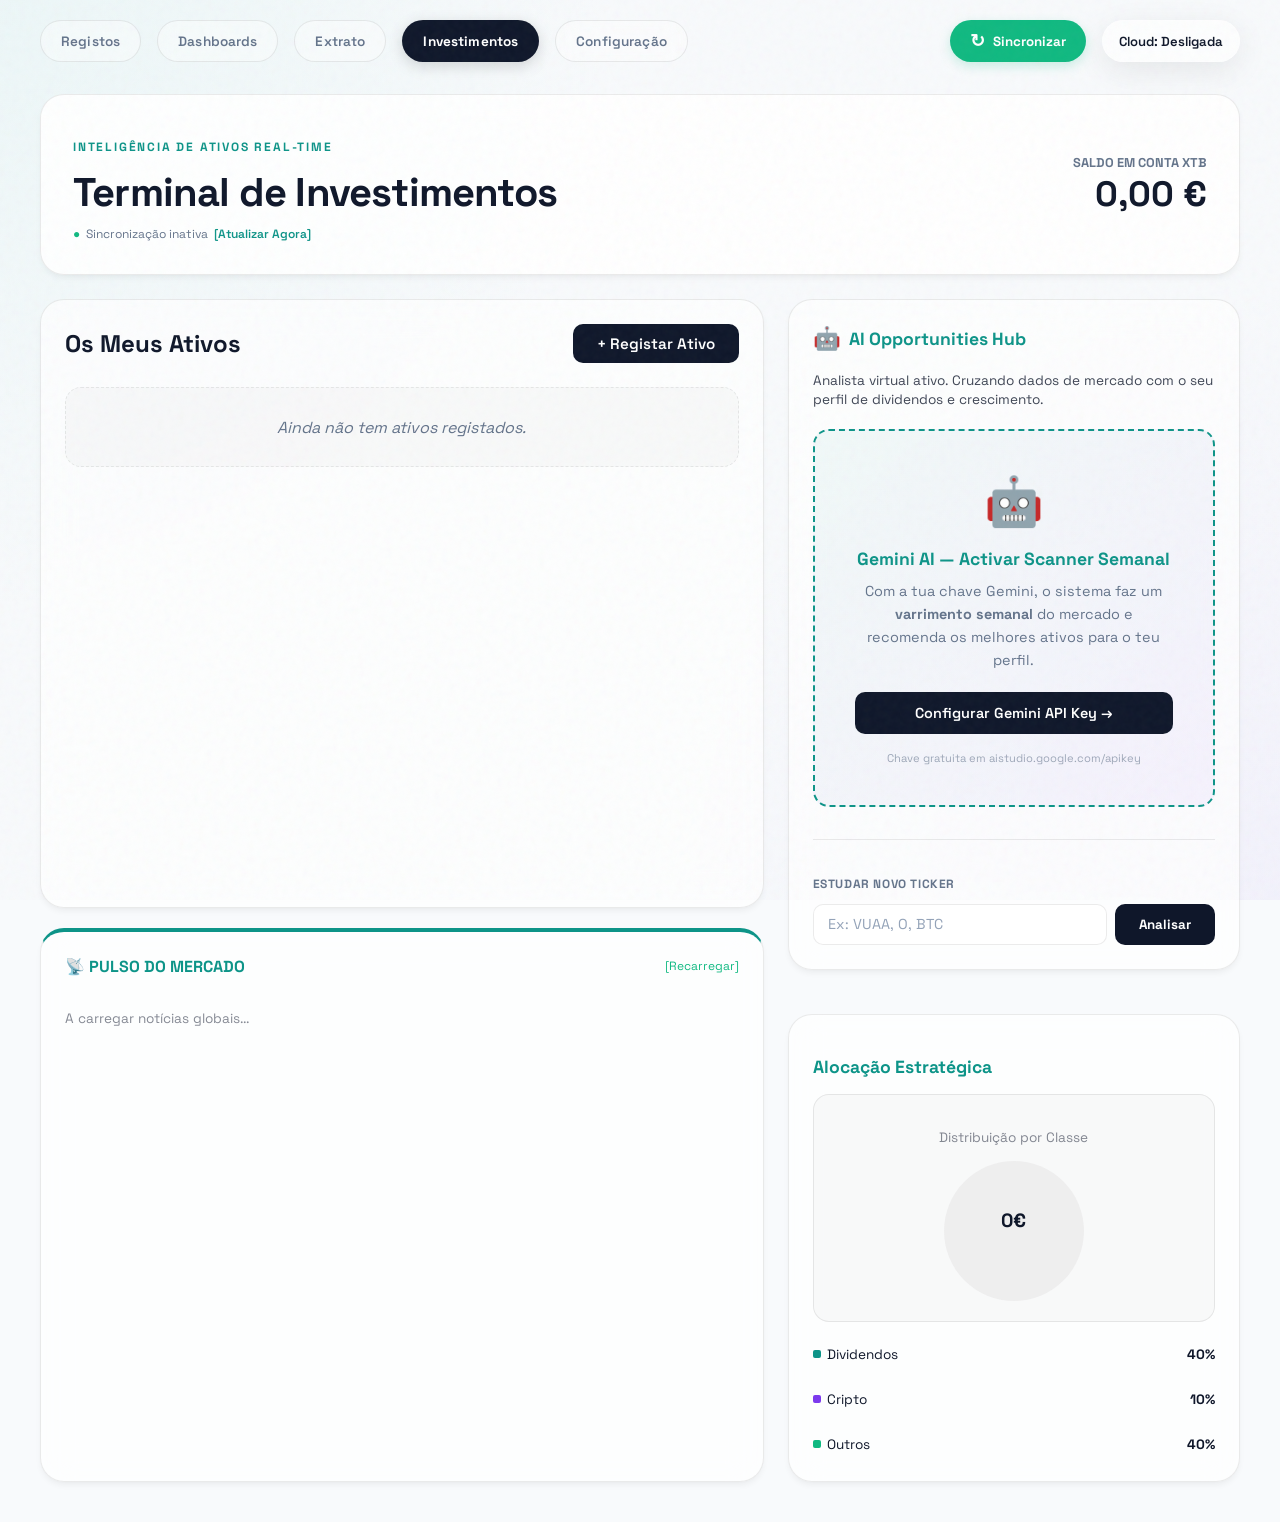
<file: pro360.html>
<!DOCTYPE html>
<html lang="pt-PT">
<head>
    <script>
        if ('serviceWorker' in navigator) {
            navigator.serviceWorker.getRegistrations().then(function(r) {
                for(let i=0; i<r.length; i++) r[i].unregister();
            });
            if (caches) { caches.keys().then(k => Promise.all(k.map(c => caches.delete(c)))); }
        }
    </script>
  <meta charset="UTF-8">
  <meta name="viewport" content="width=device-width, initial-scale=1.0">
  <title>Investimentos Inteligentes - Controlo Financeiro</title>
  <meta name="app-version" content="4.3.1">
  <meta name="description" content="Gestão avançada de portfólio XTB com recomendações de IA e radar de descoberta de ativos.">
  <script>
    const APP_VERSION = '4.3.1';
    if (localStorage.getItem('last_deployed_version') !== APP_VERSION) {
        if ('serviceWorker' in navigator) {
            navigator.serviceWorker.getRegistrations().then(registrations => {
                for(let registration of registrations) registration.unregister();
                localStorage.setItem('last_deployed_version', APP_VERSION);
                window.location.reload(true);
            });
        }
    }
  </script>
  <link rel="preconnect" href="https://fonts.googleapis.com">
  <link rel="preconnect" href="https://fonts.gstatic.com" crossorigin>
  <link href="https://fonts.googleapis.com/css2?family=Space+Grotesk:wght@300;400;500;600;700&display=swap" rel="stylesheet">
  <link rel="stylesheet" href="style.css">
  <style>
    :root {
      --trading-green: #10b981;
      --trading-red: #f43f5e;
      --trading-blue: #0d9488;
      --terminal-accent: #7c3aed;
    }
    body { background-attachment: fixed; }
    .terminal-header {
      background: var(--panel-strong);
      padding: 32px;
      border-radius: var(--radius-lg);
      border: 1px solid var(--border-subtle);
      margin-bottom: 24px;
      backdrop-filter: blur(12px);
      box-shadow: var(--shadow-sm);
    }
    .invest-grid {
      display: grid;
      grid-template-columns: 1.6fr 1fr;
      gap: 24px;
    }
    @media (max-width: 1100px) {
      .invest-grid { grid-template-columns: 1fr; }
    }
    .portfolio-card, .ai-radar {
      background: var(--panel-bg);
      padding: 24px;
      border-radius: var(--radius-lg);
      border: 1px solid var(--border-subtle);
      backdrop-filter: blur(16px);
      box-shadow: var(--shadow-sm);
    }
    .ticker-badge {
      font-family: 'Space Grotesk', sans-serif;
      padding: 6px 12px;
      background: var(--text-main);
      color: #fff;
      font-weight: 700;
      border-radius: 8px;
      font-size: 0.9rem;
      letter-spacing: 0.05em;
    }
    .ai-suggestion-card {
      background: #fff;
      padding: 20px;
      border-radius: var(--radius-md);
      border: 1px solid var(--border-subtle);
      margin-bottom: 16px;
      transition: var(--transition);
    }
    .ai-suggestion-card:hover {
      transform: translateY(-4px);
      border-color: var(--trading-blue);
      box-shadow: var(--shadow-lg);
    }
    .btn-analyze {
      background: var(--text-main);
      color: #fff;
      border: none;
      padding: 12px 24px;
      border-radius: var(--radius-sm);
      cursor: pointer;
      font-weight: 700;
      transition: var(--transition);
    }
    .btn-analyze:hover { background: #000; transform: translateY(-2px); }
    h1 { font-size: 2.5rem; font-weight: 700; color: var(--text-main); letter-spacing: -0.02em; }
    h2 { font-size: 1.5rem; font-weight: 700; color: var(--text-main); margin-bottom: 20px; }
    h3 { font-size: 1.1rem; color: var(--trading-blue); font-weight: 700; }
    .kpi-box {
        background: rgba(0,0,0,0.02);
        padding: 16px;
        border-radius: var(--radius-sm);
        border: 1px solid var(--border-subtle);
    }
    .asset-item {
        display: flex;
        justify-content: space-between;
        align-items: center;
        padding: 16px;
        background: #fff;
        border-radius: var(--radius-md);
        border: 1px solid var(--border-subtle);
        margin-bottom: 12px;
        transition: var(--transition);
    }
    .asset-item:hover {
        border-color: var(--trading-blue);
        transform: translateX(4px);
        box-shadow: var(--shadow-sm);
    }
    .value-up { color: var(--trading-green); font-weight: 700; }
    .value-down { color: var(--trading-red); font-weight: 700; }
    .type-pill {
        font-size: 0.65rem;
        background: rgba(0,0,0,0.05);
        padding: 4px 10px;
        border-radius: 99px;
        text-transform: uppercase;
        font-weight: 700;
        color: var(--text-muted);
    }
  </style>
</head>
<body>
  <div class="app-shell">
        <nav class="top-nav">
        <a href="index.html" class="nav-link">Registos</a>
        <a href="dashboard.html" class="nav-link">Dashboards</a>
        <a href="extrato.html" class="nav-link">Extrato</a>
        <a href="pro360.html" class="nav-link active">Investimentos</a>
        <a href="configuracao.html" class="nav-link">Configuração</a>
        <button id="syncNowBtnNav" class="sync-nav-btn" title="Sincronizar Cloud">
            <span class="sync-icon">&#x21bb;</span>
            <span class="sync-text">Sincronizar</span>
        </button>
        <div id="cloudStatusPill" class="cloud-pill">Cloud: Desligada</div>
    </nav>

    <header class="terminal-header">
      <div style="display: flex; justify-content: space-between; align-items: center; flex-wrap: wrap; gap: 20px;">
        <div>
          <p class="eyebrow">Inteligência de Ativos Real-Time</p>
          <h1 style="margin: 0;">Terminal de Investimentos</h1>
          <div style="margin-top: 8px; font-size: 0.75rem; color: var(--text-muted); display: flex; align-items: center; gap: 6px;">
            <span id="syncStatusIcon" style="color: var(--trading-green);">&#9679;</span>
            <span id="lastSyncTime">Sincronização inativa</span>
            <button class="text-btn" style="font-size: 0.75rem; padding: 0;" onclick="window.refreshAllPrices()">[Atualizar Agora]</button>
          </div>
        </div>
        <div style="text-align: right;">
          <p style="margin: 0; color: var(--text-muted); font-size: 0.8rem; text-transform: uppercase; font-weight: 700;">Saldo em Conta XTB</p>
          <strong id="xtbAccountBalance" style="font-size: 2.2rem; color: var(--text-main);">0,00 EUR</strong>
        </div>
      </div>
    </header>

    <main class="invest-grid">

      <!-- PORTFÓLIO E ATIVOS -->
      <section class="stack">
        <div class="portfolio-card">
          <div style="display: flex; justify-content: space-between; align-items: center; margin-bottom: 24px;">
            <h2 style="margin:0;">Os Meus Ativos</h2>
            <button class="primary-btn" style="width: auto; padding: 10px 24px;" onclick="openAssetModal()">+ Registar Ativo</button>
          </div>
          <div id="assetsList" class="stack">
            <div class="empty-state">Ainda não tem ativos registados na sua conta XTB.</div>
          </div>
        </div>

        <!-- Radar de Notícias Global (Market Pulse) -->
        <div class="portfolio-card" style="border-top: 4px solid var(--trading-blue);">
          <div style="display: flex; justify-content: space-between; align-items: center; margin-bottom: 20px;">
            <h3 style="margin:0; font-size: 1rem; text-transform: uppercase;">&#128225; Pulso do Mercado</h3>
            <span style="font-size: 0.75rem; color: var(--trading-green); cursor: pointer;" onclick="renderMarketPulse()">[Recarregar]</span>
          </div>
          <div id="marketPulseContent" class="stack" style="gap: 12px; max-height: 400px; overflow-y: auto; padding-right: 10px;">
             <p style="opacity: 0.5; font-size: 0.85rem;">A carregar notícias globais...</p>
          </div>
        </div>
      </section>

      <!-- INTELIGÊNCIA IA E RADAR -->
      <aside class="stack">

        <div class="ai-radar">
          <h3 style="margin-top:0; color: var(--trading-blue); display: flex; align-items: center; gap: 8px;">
            <span style="font-size: 1.4rem;">&#129302;</span> AI Opportunities Hub
          </h3>
          <p style="font-size: 0.85rem; opacity: 0.8; line-height: 1.4;">Analista virtual ativo. Cruzando dados de mercado com o seu perfil de dividendos e crescimento.</p>

          <div id="aiDiscoveryList" class="stack" style="margin-top: 20px;">
            <!-- Sugestões da IA aqui -->
          </div>

          <div style="margin-top: 32px; padding-top: 20px; border-top: 1px solid var(--border-subtle);">
            <h4 style="font-size: 0.75rem; text-transform: uppercase; margin-bottom: 12px; color: var(--text-muted); letter-spacing: 0.05em;">Estudar Novo Ticker</h4>
            <div style="display: flex; gap: 8px;">
              <input id="tickerInput" type="text" placeholder="Ex: VUAA, O, BTC">
              <button class="btn-analyze" onclick="analyzeTicker()">Analisar</button>
            </div>
          </div>
        </div>

        <div class="portfolio-card" style="margin-top: 24px;">
          <h3 style="margin-bottom: 16px;">Alocação Estratégica</h3>
          <div id="allocationChartPlaceholder" style="background: rgba(0,0,0,0.02); border-radius: 16px; padding: 20px; text-align: center; border: 1px solid var(--border-subtle); position: relative;">
             <p style="opacity: 0.5; font-size: 0.85rem; margin-bottom: 15px;">Distribuição por Classe</p>
             <div id="dynamicAllocationChart" style="margin: 0 auto; width: 140px; height: 140px; border-radius: 50%; background: conic-gradient(var(--trading-blue) 0%, var(--accent) 0%, var(--trading-green) 0%, #eee 0%); transition: background 0.5s ease;"></div>
             <div style="position: absolute; top: 50%; left: 50%; transform: translate(-50%, 0); font-weight: 700; font-size: 1.2rem;" id="totalInvestedSmall">0&#x20AC;</div>
          </div>
          <div class="stack" style="margin-top: 20px;">
            <div style="display: flex; justify-content: space-between; font-size: 0.85rem; padding: 4px 0;">
              <span style="display: flex; align-items: center; gap: 6px;"><span style="width:8px; height:8px; background:var(--trading-blue); border-radius:2px;"></span> Dividendos</span>
              <strong id="targetDivDisplay">80%</strong>
            </div>
            <div style="display: flex; justify-content: space-between; font-size: 0.85rem; padding: 4px 0;">
              <span style="display: flex; align-items: center; gap: 6px;"><span style="width:8px; height:8px; background:var(--accent); border-radius:2px;"></span> Cripto</span>
              <strong id="targetCryptoDisplay">5%</strong>
            </div>
            <div style="display: flex; justify-content: space-between; font-size: 0.85rem; padding: 4px 0;">
              <span style="display: flex; align-items: center; gap: 6px;"><span style="width:8px; height:8px; background:var(--trading-green); border-radius:2px;"></span> Outros</span>
              <strong id="targetGrowthDisplay">15%</strong>
            </div>
          </div>
        </div>

      </aside>

    </main>
  </div>

  <!-- Modal Adicionar Ativo -->
  <div id="assetModal" style="display:none; position: fixed; inset: 0; background: rgba(0,0,0,0.8); backdrop-filter: blur(8px); z-index: 1000; align-items: center; justify-content: center; padding: 20px;">
    <div class="panel" style="width: 100%; max-width: 480px; box-shadow: var(--shadow-lg);">
      <h2 style="margin-top:0;">Registar Ativo XTB</h2>
      <p style="font-size: 0.85rem; color: var(--text-muted); margin-bottom: 24px;">Adicione os detalhes da sua posição para que a IA possa analisar o seu portfólio.</p>

      <form id="asset-form" class="stack">
        <div style="display: grid; grid-template-columns: 1fr 1fr; gap: 16px;">
          <label class="field-block">Ticker <input id="assetTicker" type="text" placeholder="Ex: VWCE.DE" required></label>
          <label class="field-block">Quantidade <input id="assetQty" type="number" step="0.0001" placeholder="0.00" required></label>
        </div>
        <label class="field-block">Nome do Ativo <input id="assetName" type="text" placeholder="Ex: Vanguard FTSE All-World" required></label>
        <div style="display: grid; grid-template-columns: 1fr 1fr; gap: 16px;">
          <label class="field-block">Preço Médio (EUR) <input id="assetAvgPrice" type="number" step="0.01" placeholder="0,00" required></label>
          <label class="field-block">Categoria
            <select id="assetCategory">
              <option value="dividends">Ações/ETFs Dividendos</option>
              <option value="growth">Crescimento/Growth</option>
              <option value="reit">REITs (Imobiliário)</option>
              <option value="crypto">Criptomoedas</option>
            </select>
          </label>
        </div>
        <div style="display: flex; gap: 12px; margin-top: 16px;">
          <button type="submit" class="primary-btn">Guardar Ativo</button>
          <button type="button" class="ghost-btn" onclick="closeAssetModal()">Cancelar</button>
        </div>
      </form>
    </div>
  </div>

  <!-- Estudo de IA Modal -->
  <div id="studyModal" style="display:none; position: fixed; inset: 0; background: rgba(0,0,0,0.9); backdrop-filter: blur(12px); z-index: 1100; align-items: center; justify-content: center; padding: 20px;">
    <div class="panel" style="width: 100%; max-width: 600px; max-height: 85vh; overflow-y: auto;">
      <div id="studyContent">
        <!-- Conteúdo do estudo gerado aqui -->
      </div>
      <button class="secondary-btn" style="margin-top: 24px;" onclick="closeStudyModal()">Fechar Estudo</button>
    </div>
  </div>

  <!-- Scripts carregados na ordem correcta (core-engine uma única vez) -->
  <script src="core-engine.js"></script>
  <script>
  // Yahoo Finance Fallback inline (bypass ao cache do SW)
  window.fetchYahooFallback = async function(ticker) {
    const YAHOO_MAP = {'VUAA.IT':'VUAA.MI','VWCE.DE':'VWCE.DE','IUSE.L':'IUSE.L'};
    const yt = YAHOO_MAP[ticker] || ticker;
    const baseUrl = 'https://query1.finance.yahoo.com/v8/finance/chart/' + yt + '?range=1y&interval=1d';
    const PROXIES = [
      'https://corsproxy.io/?' + encodeURIComponent(baseUrl),
      'https://api.allorigins.win/raw?url=' + encodeURIComponent(baseUrl),
      'https://api.codetabs.com/v1/proxy?quest=' + encodeURIComponent(baseUrl),
    ];
    for (const url of PROXIES) {
      try {
        const res = await fetch(url);
        if (!res.ok) continue;
        const data = await res.json();
        const result = data?.chart?.result?.[0];
        if (!result) continue;
        const meta = result.meta || {};
        const q = result.indicators?.quote?.[0] || {};
        const closes = (q.close||[]).filter(v=>v!=null);
        const highs  = (q.high||[]).filter(v=>v!=null);
        const lows   = (q.low||[]).filter(v=>v!=null);
        const price = meta.regularMarketPrice || closes[closes.length-1] || null;
        const prev  = meta.chartPreviousClose || meta.previousClose || (closes.length>1?closes[closes.length-2]:null);
        const h52   = highs.length ? Math.max(...highs) : null;
        const l52   = lows.length  ? Math.min(...lows)  : null;
        return {price, prevClose:prev, high52:h52, low52:l52,
          changePercent: (price&&prev) ? ((price-prev)/prev*100) : null,
          marketCap: meta.marketCap||null, name: meta.shortName||meta.longName||null};
      } catch(e) { console.warn('[Pro 360] Yahoo proxy falhou:', e.message); }
    }
    return null;
  };
  </script>
  <script src="firebase-config.js"></script>
  <script src="firebase-sync.js"></script>
  <script src="pro360.js"></script>
  <script src="gemini-scanner.js"></script>
  <script>
    if ('serviceWorker' in navigator) {
      window.addEventListener('load', () => {
        navigator.serviceWorker.register('service-worker.js');
      });
    }
  </script>
</body>
</html>
</file>
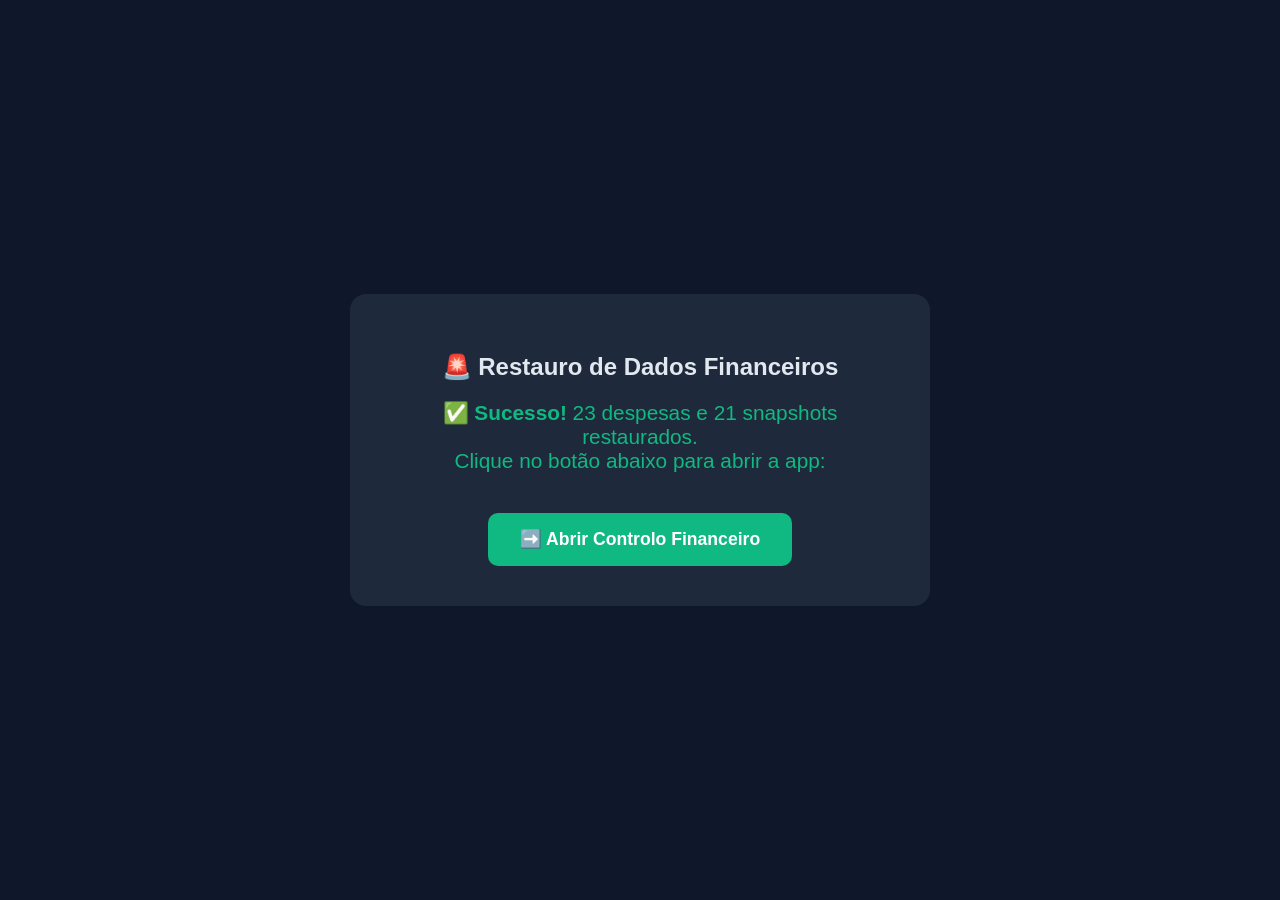
<file: restaurar.html>
<!DOCTYPE html>
<html lang="pt-PT">
<head>
  <meta charset="UTF-8">
  <title>Restauro de Dados</title>
  <style>
    body { font-family: sans-serif; background: #0f172a; color: #e2e8f0; display: flex; align-items: center; justify-content: center; min-height: 100vh; margin: 0; }
    .box { background: #1e293b; border-radius: 16px; padding: 40px; max-width: 500px; width: 100%; text-align: center; }
    .ok { color: #10b981; font-size: 1.3rem; margin: 20px 0; }
    .err { color: #ef4444; font-size: 1.1rem; margin: 20px 0; }
    a { display: inline-block; background: #10b981; color: #fff; padding: 16px 32px; border-radius: 10px; text-decoration: none; font-size: 1.1rem; font-weight: 700; margin-top: 20px; }
    a:hover { background: #059669; }
  </style>
</head>
<body>
<div class="box">
  <h2>&#128680; Restauro de Dados Financeiros</h2>
  <div id="msg">A processar...</div>
  <div id="link"></div>
</div>
<script>
var D={"analysisMonth":"","salary":1083,"revolutShare":50,"xtbShare":50,"revolutGoal":"","categories":["Casa","Transporte","Alimentacao","Saude","Lazer"],"accounts":[{"id":"592df3e3-7992-45af-a99c-8d30a446d017","name":"Conta principal","type":"Banco","balance":4060.11},{"id":"cafb8061-1a85-4979-a4ae-3260353e02ee","name":"Revolut","type":"Poupanca","balance":5.53},{"id":"cbe7ca75-0081-431b-82df-c5cd53d68cfc","name":"XTB","type":"Investimento","balance":0},{"id":"acc-cash-physical","name":"Dinheiro Vivo (Carteira)","type":"Dinheiro","balance":92.1}],"expenses":[{"id":"90da28a8-f939-4782-b31e-6106268ffb35","name":"Transporte","amount":4.56,"category":"Transporte","kind":"variable","day":1,"dateLabel":"2026-04-01"},{"id":"ab41b62d-622b-48bd-90a0-40162bc84783","name":"transporte","amount":4.56,"category":"Transporte","kind":"variable","day":2,"dateLabel":"2026-04-02"},{"id":"8977f524-8721-4542-bc78-c34ac8463ed7","name":"o senhor queijo","amount":26.9,"category":"Lazer","kind":"variable","day":2,"dateLabel":"2026-04-02"},{"id":"6614fa86-c4e3-4453-a1cb-5cec94f689d2","name":"Almo\u00e7o Pipo","amount":33.4,"category":"Lazer","kind":"variable","day":4,"dateLabel":"2026-04-04"},{"id":"615c8ed2-1c53-468c-838d-07336bd33f6c","name":"Almo\u00e7o sexta","amount":11.5,"category":"Alimentacao","kind":"variable","day":3,"dateLabel":"2026-04-03"},{"id":"2b1cb1c1-e60f-4e4b-88d5-b305d5dba23b","name":"Copos Lourofood","amount":5,"category":"Lazer","kind":"variable","day":3,"dateLabel":"2026-04-03"},{"id":"683568a4-c19f-4a25-ace2-b47ef3fa70f7","monthKey":"2026-04","name":"Prenda do meu pai","amount":70.45,"category":"Lazer","kind":"variable","day":1,"dateLabel":"2026-04-01"},{"id":"2449fed8-97a4-4db9-9603-4a61cf423e67","name":"uber","amount":5.56,"day":6,"monthKey":"2026-04","dateLabel":"2026-04-06","category":"Transporte","kind":"variable"},{"id":"11bd4e0e-ea20-4607-8877-616f26ec46c9","name":"uber","amount":4.46,"day":6,"monthKey":"2026-04","dateLabel":"2026-04-06","category":"Transporte","kind":"variable"},{"id":"aa3bab88-cdaf-4b66-80dd-90c56f503178","name":"caf\u00e9","amount":0.3,"day":6,"monthKey":"2026-04","dateLabel":"2026-04-06","category":"Alimentacao","kind":"variable"},{"id":"8e39b69e-54e3-466d-ad4e-480eca4dfa04","name":"uber","amount":4.98,"day":6,"monthKey":"2026-04","dateLabel":"2026-04-06","category":"Transporte","kind":"variable"},{"id":"bd5cd3e5-93b2-432b-9261-a863cd0f9367","name":"garantia portatil","amount":65.14,"day":6,"monthKey":"2026-04","dateLabel":"2026-04-06","category":"Casa","kind":"variable"},{"id":"34194e55-2bcd-44e6-8e21-5db9d5ed7e7d","name":"uber","amount":8.51,"day":7,"monthKey":"2026-04","dateLabel":"2026-04-07","category":"Transporte","kind":"variable"},{"id":"59397b2d-e5f4-47a1-810a-35a829553068","name":"barbeiro","amount":12,"day":7,"monthKey":"2026-04","dateLabel":"2026-04-07","category":"Saude","kind":"variable"},{"id":"c5343a67-0bd3-464f-9112-45a9638c0012","name":"apple","amount":2.99,"day":6,"dateLabel":"2026-04-06","category":"Obriga\u00e7\u00f5es Fixas","kind":"fixed","linkedObligationId":"b84eff01-07a4-40e5-ab42-b5db87589bb7"},{"id":"86ae1082-484a-4060-854b-d285d378627b","name":"Seguro de sa\u00fade","amount":29.9,"day":1,"dateLabel":"2026-04-01","category":"Obriga\u00e7\u00f5es Fixas","kind":"fixed","linkedObligationId":"785af2d3-bb67-4b0d-93bc-a416ec3f888c"},{"id":"ede3c828-1827-4361-899a-e6abc5067c46","name":"aLMO\u00c7O SEXTA","amount":12,"day":10,"monthKey":"2026-04","dateLabel":"2026-04-10","category":"Alimentacao","kind":"variable"},{"id":"b9587aee-6678-4990-8ef5-e9ca9a50af58","name":"Saida s\u00e1bado","amount":8.1,"day":11,"monthKey":"2026-04","dateLabel":"2026-04-11","category":"Lazer","kind":"variable"},{"id":"a40283c0-3a37-4853-8f38-08dfb6175d80","name":"P\u00e3o","amount":1.95,"day":11,"monthKey":"2026-04","dateLabel":"2026-04-11","category":"Alimentacao","kind":"variable"},{"id":"35f3820d-ed34-4c87-87ec-f830099067da","name":"depila\u00e7\u00e3o","amount":40,"day":11,"monthKey":"2026-04","dateLabel":"2026-04-11","category":"Saude","kind":"variable"},{"id":"625c35b3-41c1-46dd-b266-cf93b35ab468","name":"uber","amount":4.18,"day":9,"monthKey":"2026-04","dateLabel":"2026-04-09","category":"Transporte","kind":"variable"},{"id":"20369a95-dfe3-4155-bc91-6ae5139d576a","name":"uber","amount":4.54,"day":10,"monthKey":"2026-04","dateLabel":"2026-04-10","category":"Transporte","kind":"variable"},{"id":"99aeeee7-bf89-43a1-a398-e2b0bc8ca4ff","name":"uber","amount":4.58,"day":10,"monthKey":"2026-04","dateLabel":"2026-04-10","category":"Transporte","kind":"variable"}],"transfers":[],"incomes":[{"id":"2eb5db34-880a-4ef1-a199-a0b8a17ffdd2","monthKey":"2026-04","name":"fular","amount":80,"day":5,"dateLabel":"2026-04-05"},{"id":"38afbcbd-acb3-4935-abc0-ed7242674b6c","monthKey":"2026-04","name":"av\u00f3 alice","amount":20,"day":5,"dateLabel":"2026-04-05"}],"receivables":[{"id":"97cf2225-e8fb-4e07-a898-5c39db70321c","name":"Kiko","amount":5000,"dateLabel":"2026-01-01","status":"pending"},{"id":"07991793-3605-448e-8aa3-f42d36e097ee","name":"M\u00e3e","amount":70,"dateLabel":"2026-04-01","status":"pending"}],"snapshots":[{"id":"9f553346-11e6-464e-b35f-e9233efd9a98","monthKey":"2026-04","day":1,"bankBalance":4500.22,"cashBalance":0,"date":"2026-04-01"},{"id":"b0e6683c-45ae-4bc5-b710-7a9f004da10d","monthKey":"2026-04","day":5,"date":"2026-04-05","accountId":"592df3e3-7992-45af-a99c-8d30a446d017","accountName":"Conta principal","bankBalance":4258,"cashBalance":0},{"id":"d52465c5-a37c-4596-a695-95f01e9ae389","monthKey":"2026-04","day":5,"date":"2026-04-05","accountId":"cafb8061-1a85-4979-a4ae-3260353e02ee","accountName":"Revolut","bankBalance":5.53,"cashBalance":0},{"id":"8b98ebbe-9acb-41f9-86e2-7c2573c768ee","monthKey":"2026-04","day":5,"date":"2026-04-05","accountId":"cbe7ca75-0081-431b-82df-c5cd53d68cfc","accountName":"XTB","bankBalance":0,"cashBalance":0},{"id":"f8da4ec2-0df2-4f1f-a0d0-88c33fc40449","monthKey":"2026-04","day":6,"date":"2026-04-06","accountId":"592df3e3-7992-45af-a99c-8d30a446d017","accountName":"Conta principal","bankBalance":4083.41,"cashBalance":0},{"id":"ba4d78fb-0e5c-454e-9f80-1dd0d196e69c","monthKey":"2026-04","day":6,"date":"2026-04-06","accountId":"cafb8061-1a85-4979-a4ae-3260353e02ee","accountName":"Revolut","bankBalance":5.53,"cashBalance":0},{"id":"ae4b7ec5-6234-4a39-b548-fb7e3fb6b404","monthKey":"2026-04","day":6,"date":"2026-04-06","accountId":"cbe7ca75-0081-431b-82df-c5cd53d68cfc","accountName":"XTB","bankBalance":0,"cashBalance":0},{"id":"migrated-cash-b0e6683c-45ae-4bc5-b710-7a9f004da10d","monthKey":"2026-04","day":5,"date":"2026-04-05","accountId":"acc-cash-physical","accountName":"Dinheiro Vivo (Carteira)","bankBalance":156.15,"cashBalance":0},{"id":"migrated-cash-f8da4ec2-0df2-4f1f-a0d0-88c33fc40449","monthKey":"2026-04","day":6,"date":"2026-04-06","accountId":"acc-cash-physical","accountName":"Dinheiro Vivo (Carteira)","bankBalance":156.15,"cashBalance":0},{"id":"ec3e4399-7d05-4b05-a787-fd1b034dee38","monthKey":"2026-04","day":7,"date":"2026-04-07","accountId":"592df3e3-7992-45af-a99c-8d30a446d017","accountName":"Conta principal","bankBalance":4083.41,"cashBalance":0},{"id":"5d1cb65d-775a-42f2-92a2-ceaf849a3939","monthKey":"2026-04","day":7,"date":"2026-04-07","accountId":"cafb8061-1a85-4979-a4ae-3260353e02ee","accountName":"Revolut","bankBalance":5.53,"cashBalance":0},{"id":"03eba316-93a9-4b54-bcf0-83311f42538e","monthKey":"2026-04","day":7,"date":"2026-04-07","accountId":"cbe7ca75-0081-431b-82df-c5cd53d68cfc","accountName":"XTB","bankBalance":0,"cashBalance":0},{"id":"b6f122d6-852a-4556-aa3e-adfdb3470299","monthKey":"2026-04","day":7,"date":"2026-04-07","accountId":"acc-cash-physical","accountName":"Dinheiro Vivo (Carteira)","bankBalance":144.15,"cashBalance":0},{"id":"a9bb5b00-4e59-49d0-967f-bced0ae2284d","monthKey":"2026-04","day":8,"date":"2026-04-08","accountId":"592df3e3-7992-45af-a99c-8d30a446d017","accountName":"Conta principal","bankBalance":4073,"cashBalance":0},{"id":"18e64824-bb2a-46ef-a6ff-5a0a5b1230a4","monthKey":"2026-04","day":8,"date":"2026-04-08","accountId":"cafb8061-1a85-4979-a4ae-3260353e02ee","accountName":"Revolut","bankBalance":5.53,"cashBalance":0},{"id":"bdc73e3f-bee4-4585-b4d4-eff9e9df20b6","monthKey":"2026-04","day":8,"date":"2026-04-08","accountId":"cbe7ca75-0081-431b-82df-c5cd53d68cfc","accountName":"XTB","bankBalance":0,"cashBalance":0},{"id":"440c6aa5-b08f-470f-a89c-d5a7acfdd43b","monthKey":"2026-04","day":8,"date":"2026-04-08","accountId":"acc-cash-physical","accountName":"Dinheiro Vivo (Carteira)","bankBalance":154.15,"cashBalance":0},{"id":"7f7a286d-c4f3-49b1-9fe4-93e283296d04","monthKey":"2026-04","day":11,"date":"2026-04-11","accountId":"592df3e3-7992-45af-a99c-8d30a446d017","accountName":"Conta principal","bankBalance":4060.11,"cashBalance":0},{"id":"315933b4-5424-4019-a1ed-09258695a7ae","monthKey":"2026-04","day":11,"date":"2026-04-11","accountId":"cafb8061-1a85-4979-a4ae-3260353e02ee","accountName":"Revolut","bankBalance":5.53,"cashBalance":0},{"id":"32e98b5b-a546-4ba4-97f4-79532bb47b08","monthKey":"2026-04","day":11,"date":"2026-04-11","accountId":"cbe7ca75-0081-431b-82df-c5cd53d68cfc","accountName":"XTB","bankBalance":0,"cashBalance":0},{"id":"5f5c0182-f8e0-49ed-bd7e-6f5f143716e0","monthKey":"2026-04","day":11,"date":"2026-04-11","accountId":"acc-cash-physical","accountName":"Dinheiro Vivo (Carteira)","bankBalance":92.1,"cashBalance":0}],"recurringFixed":[{"id":"785af2d3-bb67-4b0d-93bc-a416ec3f888c","name":"Seguro de sa\u00fade","amount":29.9,"day":1},{"id":"b84eff01-07a4-40e5-ab42-b5db87589bb7","name":"apple","amount":2.99,"day":6,"frequency":"monthly","startMonth":1},{"id":"053652e5-ac67-4dfb-b50d-aba390eb340d","name":"curso investimento","amount":83.5,"day":6,"frequency":"annual","startMonth":1}],"weeks":4,"cycleStartDay":1,"currentAvailable":0,"cycleStartBankBalance":0,"currentBankBalance":0,"cycleStartCash":0,"currentCash":0};

var m=document.getElementById('msg'),l=document.getElementById('link');
try {
  var ts=String(Date.now()+31536000000);
  localStorage.setItem('finance-control-app',JSON.stringify(D));
  localStorage.setItem('last_firebase_sync',ts);
  localStorage.setItem('last_cloud_sync',ts);
  localStorage.setItem('last_cloud_sync_raw',ts);
  var v=JSON.parse(localStorage.getItem('finance-control-app'));
  if(v&&v.expenses&&v.expenses.length===23){
    m.className='ok';
    m.innerHTML='&#x2705; <strong>Sucesso!</strong> 23 despesas e 21 snapshots restaurados.<br>Clique no bot\u00e3o abaixo para abrir a app:';
    l.innerHTML='<a href="index.html">&#x27A1;&#xFE0F; Abrir Controlo Financeiro</a>';
  } else {
    m.className='err';
    m.textContent='Escreveu mas n\u00e3o verificou (dados: '+(v?v.expenses.length:'nulo')+')';
  }
} catch(e) {
  m.className='err';
  m.textContent='Erro: '+e.message;
}
</script>
</body>
</html>
</file>
<file: style.css>
@import url('https://fonts.googleapis.com/css2?family=Space+Grotesk:wght@300;400;500;600;700&display=swap');

:root {
  /* Premium Light Fintech Theme */
  --bg-color: #f8fafc;
  --bg-gradient: radial-gradient(circle at 0% 0%, rgba(20, 184, 166, 0.05), transparent 40%),
                 radial-gradient(circle at 100% 100%, rgba(139, 92, 246, 0.05), transparent 40%);
  --panel-bg: rgba(255, 255, 255, 0.7);
  --panel-strong: rgba(255, 255, 255, 0.9);
  --text-main: #0f172a;
  --text-muted: #64748b;
  --border-subtle: rgba(0, 0, 0, 0.08); /* Darkened subtle border */
  --border-focus: rgba(20, 184, 166, 0.4);
  --primary: #0d9488;
  --primary-glow: #14b8a622;
  --primary-dark: #0f766e;
  --accent: #7c3aed;
  --accent-glow: #8b5cf622;
  --shadow-sm: 0 4px 6px -1px rgba(0, 0, 0, 0.05), 0 2px 4px -2px rgba(0, 0, 0, 0.03);
  --shadow-lg: 0 15px 35px rgba(0, 0, 0, 0.05), 0 5px 15px rgba(0, 0, 0, 0.02);
  --radius-sm: 10px;
  --radius-md: 16px;
  --radius-lg: 24px;
  --transition: all 0.25s cubic-bezier(0.4, 0, 0.2, 1);
  --success: #10b981;
  --error: #f43f5e;
  --warning: #f59e0b;
  --trading-blue: #3b82f6;
}

* { box-sizing: border-box; }

body {
  margin: 0;
  font-family: "Space Grotesk", sans-serif;
  color: var(--text-main);
  background-color: var(--bg-color);
  background-image: var(--bg-gradient);
  min-height: 100vh;
  -webkit-font-smoothing: antialiased;
  -moz-osx-font-smoothing: grayscale;
}

body::before {
  content: "";
  position: fixed;
  top: 0; left: 0; width: 100%; height: 100%;
  pointer-events: none;
  background: url('data:image/svg+xml;utf8,<svg viewBox="0 0 200 200" xmlns="http://www.w3.org/2000/svg"><filter id="noiseFilter"><feTurbulence type="fractalNoise" baseFrequency="0.65" numOctaves="3" stitchTiles="stitch"/></filter><rect width="100%" height="100%" filter="url(%23noiseFilter)"/></svg>');
  opacity: 0.04;
  z-index: 999;
}

/* Animations */
@keyframes slideUpFade {
  from { opacity: 0; transform: translateY(20px); }
  to { opacity: 1; transform: translateY(0); }
}

@keyframes pulseGlow {
  0% { box-shadow: 0 0 0 0 var(--primary-glow); }
  70% { box-shadow: 0 0 0 10px transparent; }
  100% { box-shadow: 0 0 0 0 transparent; }
}

.app-shell {
  width: min(1200px, calc(100% - 24px));
  margin: 0 auto;
  padding: 20px 0 40px;
  animation: slideUpFade 0.6s ease-out;
}

/* Navigation */
.top-nav { display: flex; gap: 16px; margin-bottom: 32px; flex-wrap: wrap; }
.nav-link {
  display: inline-flex; align-items: center; justify-content: center;
  padding: 10px 20px; border-radius: 999px; text-decoration: none;
  color: var(--text-muted); background: rgba(255, 255, 255, 0.4);
  border: 1px solid var(--border-subtle); font-weight: 600;
  font-size: 0.85rem; gap: 8px;
  letter-spacing: 0.01em; transition: var(--transition); backdrop-filter: blur(10px);
  -webkit-backdrop-filter: blur(10px);
}
.nav-link:hover { color: var(--text-main); background: rgba(255, 255, 255, 0.8); transform: translateY(-1px); box-shadow: var(--shadow-sm); }
.nav-link.active {
  background: var(--text-main); color: #fff;
  border-color: transparent; font-weight: 700; box-shadow: 0 4px 15px rgba(0, 0, 0, 0.15);
}

.sync-nav-btn {
  margin-left: auto;
  padding: 10px 20px;
  border-radius: 999px;
  background: var(--success);
  color: white;
  border: none;
  font-weight: 700;
  display: flex;
  align-items: center;
  gap: 8px;
  cursor: pointer;
  transition: var(--transition);
  box-shadow: 0 4px 12px rgba(16, 185, 129, 0.2);
}

.sync-nav-btn:hover {
  background: #059669;
  transform: translateY(-2px);
  box-shadow: 0 6px 15px rgba(16, 185, 129, 0.3);
}

.sync-nav-btn .sync-icon {
  font-size: 1.1rem;
}

@media (max-width: 600px) {
  .sync-nav-btn .sync-text { display: none; }
  .sync-nav-btn { padding: 10px; width: 44px; height: 44px; justify-content: center; }
}

/* Hero Section */
.hero { display: grid; grid-template-columns: 2fr 1fr 1fr; gap: 20px; align-items: stretch; margin-bottom: 24px; }
@media (max-width: 1024px) {
  .hero { grid-template-columns: 1fr 1fr; }
}
@media (max-width: 768px) {
  .hero { grid-template-columns: 1fr; }
}
.eyebrow { text-transform: uppercase; letter-spacing: 0.15em; font-size: 0.75rem; color: var(--primary); font-weight: 700; margin-bottom: 12px; display: block; }
.hero h1 { margin: 0 0 16px; font-size: clamp(2.5rem, 5vw, 4rem); font-weight: 700; letter-spacing: -0.03em; line-height: 1.1; color: var(--text-main); }
.hero-copy { font-size: 1.1rem; line-height: 1.6; color: var(--text-muted); max-width: 600px; margin: 0; }
.hero-card { 
  background: linear-gradient(135deg, #1e293b 0%, #0f172a 100%); 
  color: #fff; 
  padding: 32px; 
  border-radius: var(--radius-lg); 
  display: flex; 
  flex-direction: column; 
  justify-content: center; 
  position: relative; 
  overflow: hidden; 
  box-shadow: 0 20px 40px rgba(0,0,0,0.2), 0 0 0 1px rgba(255,255,255,0.05); 
  border: 1px solid rgba(255,255,255,0.1);
}

.hero-card::before {
  content: "";
  position: absolute;
  top: -50%; left: -50%; width: 200%; height: 200%;
  background: radial-gradient(circle at center, var(--primary) 0%, transparent 70%);
  opacity: 0.15;
  filter: blur(60px);
  pointer-events: none;
}

.hero-card p { 
  margin: 0 0 12px; 
  font-size: 0.8rem; 
  font-weight: 700; 
  opacity: 0.7; 
  text-transform: uppercase; 
  letter-spacing: 0.15em; 
  color: #94a3b8;
}

.hero-card strong { 
  font-size: 2.5rem; 
  font-weight: 800; 
  line-height: 1; 
  z-index: 1; 
  background: linear-gradient(to right, #fff, #94a3b8);
  -webkit-background-clip: text;
  background-clip: text;
  -webkit-text-fill-color: transparent;
  filter: drop-shadow(0 2px 4px rgba(0,0,0,0.3));
}
.compact-hero h1 { font-size: clamp(2rem, 4vw, 3rem); }
.compact-hero .hero-card strong { font-size: 1.25rem; }

/* Formulários Inline Flexíveis - Prioriza colunas largas e mais linhas */
.inline-form { 
  display: grid; 
  grid-template-columns: repeat(auto-fit, minmax(320px, 1fr)); 
  gap: 16px; 
  align-items: flex-end; 
  margin-bottom: 24px; 
}
.inline-form > button[type="submit"] {
  grid-column: 1 / -1; /* Botão ocupa a largura toda para evitar ser esmagado */
  margin-top: 8px;
}
.inline-form-4, .inline-form-5 { 
  display: grid; 
  grid-template-columns: repeat(auto-fit, minmax(320px, 1fr)); 
  gap: 16px; 
  align-items: flex-end; 
}
.dashboard-col { display: flex; flex-direction: column; gap: 20px; }

/* Panels */
.panel { 
  background: var(--panel-bg); 
  border: 1px solid var(--border-subtle); 
  border-radius: var(--radius-lg); 
  padding: 24px; 
  backdrop-filter: blur(12px); 
  -webkit-backdrop-filter: blur(12px);
  box-shadow: var(--shadow-sm); 
  transition: var(--transition);
  display: flex;
  flex-direction: column;
  gap: 16px;
}
.panel:hover { 
  border-color: var(--primary-glow); 
  box-shadow: var(--shadow-lg); 
}
.panel-heading { margin-bottom: 8px; }
.panel-heading h2 { margin: 0 0 4px; font-size: 1.25rem; font-weight: 700; letter-spacing: -0.02em; color: var(--text-main); }
.panel-heading p { margin: 0; color: var(--text-muted); font-size: 0.85rem; line-height: 1.4; }

/* Forms */
.stack, .inline-form { display: grid; gap: 16px; }
.field-block, label { display: grid; gap: 6px; color: var(--text-muted); font-size: 0.85rem; font-weight: 500; }
input, select {
  width: 100%;
  min-width: 120px; /* Garante que as caixas não ficam esmagadas */
  border: 1px solid var(--border-subtle);
  border-radius: var(--radius-sm);
  padding: 10px 14px;
  font-family: inherit;
  font-size: 0.9rem;
  color: var(--text-main);
  background: #fff;
  transition: var(--transition);
}
input::placeholder { color: #94a3b8; }
input:focus, select:focus { 
  outline: none; 
  border-color: var(--primary); 
  box-shadow: 0 0 0 4px var(--primary-glow);
}

/* Custom Checkbox Design */
.payment-check {
  appearance: none;
  -webkit-appearance: none;
  width: 22px !important;
  height: 22px !important;
  border: 2px solid var(--border-subtle);
  border-radius: 6px;
  background: #fff;
  cursor: pointer;
  display: inline-grid;
  place-items: center;
  transition: var(--transition);
  position: relative;
  margin: 0;
}

.payment-check:checked {
  background: var(--success);
  border-color: var(--success);
}

.payment-check:checked::after {
  content: "✓";
  color: #fff;
  font-size: 14px;
  font-weight: 900;
}

.payment-check:hover {
  border-color: var(--primary);
  transform: scale(1.05);
}

/* Buttons */
button { font-family: inherit; cursor: pointer; transition: var(--transition); display: inline-flex; align-items: center; justify-content: center; gap: 8px; }
.primary-btn, .secondary-btn { border: none; border-radius: var(--radius-sm); padding: 12px 20px; font-weight: 600; font-size: 0.95rem; width: 100%; position: relative; overflow: hidden; }
.primary-btn { background: var(--text-main); color: #fff; }
.primary-btn:hover { background: #000; transform: translateY(-2px); box-shadow: 0 10px 20px rgba(0,0,0,0.1); }
.secondary-btn { 
  background: rgba(0, 0, 0, 0.04); 
  color: var(--text-main); 
  border: 1px solid var(--border-subtle); 
  white-space: nowrap; /* Impede que o texto do botão seja cortado */
  min-width: fit-content;
}
.secondary-btn:hover { background: rgba(0, 0, 0, 0.08); border-color: rgba(0, 0, 0, 0.1); transform: translateY(-2px); }
.ghost-btn { padding: 8px 16px; background: transparent; color: #ef4444; border: 1px solid transparent; border-radius: var(--radius-sm); font-size: 0.9rem; font-weight: 500; }
.ghost-btn:hover { background: rgba(239, 68, 68, 0.1); border-color: rgba(239, 68, 68, 0.2); }
.success-btn { 
  padding: 8px 16px; 
  background: var(--success); 
  color: white; 
  border: 1px solid rgba(0, 0, 0, 0.1); 
  border-radius: var(--radius-sm); 
  font-size: 0.9rem; 
  font-weight: 600; 
}
.success-btn:hover { background: #059669; border-color: rgba(0, 0, 0, 0.2); transform: translateY(-1px); }
.success-btn:active { transform: translateY(0); }

/* Summary Grid */
.summary-grid { display: grid; grid-template-columns: repeat(2, minmax(0, 1fr)); gap: 16px; margin-bottom: 24px; }
.summary-card { padding: 16px; border-radius: var(--radius-md); background: var(--panel-strong); border: 1px solid var(--border-subtle); display: flex; flex-direction: column; gap: 8px; transition: var(--transition); position: relative; overflow: hidden; }
.summary-card:hover { transform: translateY(-3px); border-color: rgba(0, 0, 0, 0.1); box-shadow: var(--shadow-lg); }
.summary-card span { color: var(--text-muted); font-size: 0.85rem; text-transform: uppercase; letter-spacing: 0.05em; font-weight: 600; }
.summary-card strong { font-size: clamp(1.2rem, 1.8vw, 1.5rem); font-weight: 700; color: var(--text-main); letter-spacing: -0.02em; }
.summary-card.accent { background: linear-gradient(135deg, rgba(139, 92, 246, 0.05), transparent); border-color: rgba(139, 92, 246, 0.2); }
.summary-card.accent strong { color: var(--accent); }
.strong-card { 
  border-color: rgba(20, 184, 166, 0.3); 
}

.stat-mini {
  display: flex;
  justify-content: space-between;
  padding: 4px 0;
  font-size: 0.9rem;
  color: #94a3b8;
}

.stat-mini strong {
  color: #fff;
  text-shadow: none;
  font-size: 1rem;
}

/* Allocations */
.allocation { margin-top: 20px; padding: 16px; border-radius: var(--radius-md); background: linear-gradient(135deg, rgba(0, 0, 0, 0.02), transparent); border: 1px solid var(--border-subtle); }
.allocation-row { display: flex; justify-content: space-between; align-items: center; padding: 12px 0; font-size: 1.05rem; color: var(--text-main); border-bottom: 1px dashed rgba(0, 0, 0, 0.1); }
.allocation-row:last-of-type { border-bottom: none; }
.goal-label { margin: 16px 0 0; color: var(--text-muted); font-size: 0.9rem; line-height: 1.5; display: flex; align-items: flex-start; gap: 8px; }
.goal-label::before { content: "✦"; color: var(--primary); }
.subsection-card { margin-top: 20px; padding: 16px; border-radius: var(--radius-md); background: rgba(0, 0, 0, 0.02); border: 1px solid var(--border-subtle); }

/* Forms layout */
.inline-form { display: grid; gap: 12px; grid-template-columns: repeat(4, 1fr) auto; align-items: var(--align, flex-end); margin-bottom: 20px; }
.form-row-break { grid-column: 1 / -1; height: 12px; }
.split-controls { grid-column: 1 / span 2; display: flex; align-items: center; gap: 12px; font-weight: 500; font-size: 0.95rem; }
.split-section { grid-column: 1 / -1; margin-top: 12px; padding: 12px; background: rgba(0, 0, 0, 0.03); border-radius: var(--radius-sm); border: 1px dashed var(--border-subtle); }
.split-header { display: flex; justify-content: space-between; align-items: center; margin-bottom: 12px; font-weight: 600; font-size: 0.9rem; color: var(--text-muted); }
.split-actions { display: flex; gap: 12px; align-items: center; }
.split-list { display: flex; flex-direction: column; gap: 8px; }
.split-row { display: grid; grid-template-columns: 1fr 120px 40px; gap: 8px; align-items: center; }
.split-row input { padding: 6px 10px; font-size: 0.9rem; }
.toggle-sm { display: flex; align-items: center; gap: 6px; font-weight: 500; cursor: pointer; }
.text-btn { background: none; border: none; font-weight: 600; color: var(--primary); cursor: pointer; padding: 4px 8px; border-radius: 4px; transition: var(--transition); }
.text-btn:hover { background: rgba(var(--primary-rgb), 0.1); }
.remove-split { color: #dc3545; cursor: pointer; text-align: center; font-weight: bold; font-size: 1.2rem; }
.inline-form-2 { grid-template-columns: repeat(auto-fit, minmax(320px, 1fr)); }
.inline-form-3 { grid-template-columns: repeat(auto-fit, minmax(320px, 1fr)); }
.inline-form-4 { grid-template-columns: repeat(auto-fit, minmax(320px, 1fr)); }
.inline-form-5 { grid-template-columns: repeat(auto-fit, minmax(320px, 1fr)); }
.action-cell { height: 44px; }

/* Lists */
.item-list { display: grid; gap: 12px; margin-top: 16px; }
.empty-state { min-height: 80px; display: grid; place-items: center; text-align: center; border: 1px dashed var(--border-subtle); border-radius: var(--radius-md); padding: 16px; color: var(--text-muted); background: rgba(0, 0, 0, 0.02); font-style: italic; }
.item-card { 
  display: flex; 
  justify-content: space-between; 
  gap: 12px; 
  align-items: center; 
  padding: 12px 16px; 
  border-radius: var(--radius-sm); 
  background: #fff; 
  border: 1px solid var(--border-subtle); 
  transition: var(--transition);
  box-shadow: 0 2px 4px rgba(0,0,0,0.02);
}
.item-card:hover { 
  border-color: var(--primary); 
  transform: translateX(4px);
  box-shadow: 0 4px 12px rgba(0,0,0,0.05);
}
.item-title { display: block; margin-bottom: 2px; font-weight: 600; font-size: 1rem; color: var(--text-main); }
.item-subtitle { margin: 0; color: var(--text-muted); font-size: 0.8rem; font-weight: 500; }
.item-actions { display: flex; align-items: center; gap: 12px; }
.item-value { font-weight: 700; font-size: 1rem; color: var(--text-main); white-space: nowrap; }

/* Fixed Expense Highlight */
.item-card.fixed-due {
  border-left: 4px solid var(--warning);
  background: linear-gradient(to right, rgba(245, 158, 11, 0.05), #fff);
}

.item-card.fixed-paid {
  border-left: 4px solid var(--success);
  opacity: 0.8;
  background: linear-gradient(to right, rgba(16, 185, 129, 0.05), #fff);
}

/* Toast */
.toast-container { position: fixed; bottom: 24px; right: 24px; display: flex; flex-direction: column; gap: 12px; z-index: 1000; }
.toast { background: rgba(20, 184, 166, 0.1); backdrop-filter: blur(12px); border: 1px solid var(--primary); color: var(--text-main); padding: 16px 24px; border-radius: var(--radius-sm); box-shadow: var(--shadow-lg), 0 0 20px var(--primary-glow); font-weight: 500; animation: slideUpFade 0.3s ease-out; display: flex; align-items: center; gap: 12px; }
.toast::before { content: "✓"; display: flex; align-items: center; justify-content: center; background: var(--primary); color: #fff; width: 24px; height: 24px; border-radius: 50%; font-size: 0.8rem; font-weight: bold; }
.toast.fade-out { opacity: 0; transform: translateY(10px); transition: all 0.3s ease-in; }

/* Tab Visibility Logic - Critical Fix for Overlap */
.tab-content:not(.active) { display: none !important; }
.tab-content.active { display: block !important; width: 100%; animation: slideUpFade 0.3s ease-out; }

.tab-nav { display: flex; gap: 8px; margin-bottom: 24px; border-bottom: 2px solid var(--border-subtle); padding-bottom: 8px; flex-wrap: wrap; }
.tab-btn { background: transparent; border: none; padding: 10px 20px; font-weight: 600; color: var(--text-muted); border-radius: var(--radius-sm); font-size: 0.9rem; transition: var(--transition); }
.tab-btn:hover { background: rgba(0,0,0,0.03); color: var(--text-main); }
.tab-btn.active { background: var(--text-main); color: #fff; box-shadow: var(--shadow-sm); }

/* Responsive tables */


.analytic-table {
  width: 100%;
  border-collapse: separate;
  border-spacing: 0;
  text-align: left;
  font-size: 0.95rem;
}
.analytic-table th {
  padding: 16px 20px;
  background: #f8fafc;
  color: var(--text-muted);
  font-weight: 600;
  text-transform: uppercase;
  letter-spacing: 0.08em;
  font-size: 0.75rem;
  border-bottom: 2px solid var(--border-subtle);
  position: sticky;
  top: 0;
  z-index: 10;
}
.analytic-table td {
  padding: 16px 20px;
  border-bottom: 1px solid var(--border-subtle);
  color: var(--text-main);
  transition: var(--transition);
}
.analytic-table tbody tr {
  transition: all 0.2s ease-in-out;
  background: transparent;
}
.analytic-table tbody tr:hover {
  background: rgba(13, 148, 136, 0.03);
  transform: scale(1.002);
}
.table-wrapper {
  width: 100%;
  overflow-x: auto;
  border-radius: var(--radius-lg);
  border: 1px solid var(--border-subtle);
  background: white;
  box-shadow: 0 4px 15px rgba(0,0,0,0.02);
  margin-top: 20px;
}
.table-wrapper::-webkit-scrollbar {
  height: 8px;
}
.table-wrapper::-webkit-scrollbar-track {
  background: #f1f5f9;
}
.table-wrapper::-webkit-scrollbar-thumb {
  background: #cbd5e1;
  border-radius: 4px;
}

.analytic-table td { padding: 12px 16px; border-bottom: 1px solid var(--border-subtle); color: var(--text-main); }
.analytic-table tr:hover td { background: rgba(0, 0, 0, 0.02); }
.text-right { text-align: right; }

@media (max-width: 960px) {
  .hero { grid-template-columns: 1fr; }
  .dashboard-layout { grid-template-columns: 1fr; }
  .inline-form, .inline-form-2, .inline-form-3, .inline-form-4 { grid-template-columns: 1fr; align-items: stretch; }
  .action-cell { height: auto; }
  .hero h1 { font-size: 2.2rem; }
}

@media (max-width: 600px) {
  .summary-grid { grid-template-columns: 1fr; }
  .app-shell { padding: 20px 0 40px; }
  .panel { padding: 20px; }
  .item-card { flex-direction: column; align-items: flex-start; gap: 12px; }
  .item-actions { width: 100%; justify-content: space-between; }
}

/* ============================================
   RADAR DE SAÚDE FINANCEIRA
   ============================================ */

.radar-grid {
  display: grid;
  grid-template-columns: repeat(4, 1fr);
  gap: 24px;
}

@media (max-width: 1100px) {
  .radar-grid { grid-template-columns: repeat(2, 1fr); }
}
@media (max-width: 780px) {
  .radar-grid { grid-template-columns: 1fr; }
}

.radar-card {
  display: flex;
  flex-direction: column;
  gap: 12px;
  padding: 24px;
  background: linear-gradient(135deg, rgba(255,255,255,0.9), rgba(248,250,252,0.95));
  border: 1px solid rgba(0,0,0,0.06);
  border-radius: var(--radius-lg);
  box-shadow: 0 10px 25px rgba(0,0,0,0.02);
  transition: all 0.3s cubic-bezier(0.4, 0, 0.2, 1);
  position: relative;
  overflow: hidden;
  backdrop-filter: blur(10px);
}
.radar-card:hover {
  transform: translateY(-4px) scale(1.02);
  box-shadow: 0 20px 40px rgba(0,0,0,0.06);
  border-color: var(--primary);
}
.radar-icon {
  font-size: 2rem;
  background: #f8fafc;
  padding: 12px;
  border-radius: 50%;
  display: inline-flex;
  align-items: center;
  justify-content: center;
  box-shadow: inset 0 2px 5px rgba(0,0,0,0.02);
  margin-bottom: 8px;
}
.radar-content { display: flex; flex-direction: column; gap: 6px; width: 100%; }
.radar-label { font-size: 0.8rem; text-transform: uppercase; letter-spacing: 0.05em; color: var(--text-muted); font-weight: 700; }
.radar-value { font-size: 1.6rem; font-weight: 700; color: var(--text-main); line-height: 1.1; }
.radar-hint { font-size: 0.75rem; color: #64748b; line-height: 1.4; opacity: 0.8; }
.radar-badge {
  position: absolute;
  top: 20px;
  right: 20px;
  padding: 4px 10px;
  border-radius: 20px;
  font-size: 0.7rem;
  font-weight: 700;
  text-transform: uppercase;
  letter-spacing: 0.05em;
}

.radar-badge.badge-success {
  background: rgba(16, 185, 129, 0.12);
  color: #059669;
}

.radar-badge.badge-warning {
  background: rgba(245, 158, 11, 0.12);
  color: #d97706;
}

.radar-badge.badge-danger {
  background: rgba(239, 68, 68, 0.12);
  color: #dc2626;
}

/* Progress Bars */
.progress-bar-track {
  height: 8px;
  background: rgba(0, 0, 0, 0.07);
  border-radius: 999px;
  overflow: hidden;
  margin-top: 10px;
}

.progress-bar-fill {
  height: 100%;
  border-radius: 999px;
  background: linear-gradient(90deg, var(--primary), #14b8a6);
  transition: width 0.8s cubic-bezier(0.4, 0, 0.2, 1);
  position: relative;
}

.progress-bar-fill::after {
  content: '';
  position: absolute;
  top: 0; left: 0; right: 0; bottom: 0;
  background: linear-gradient(90deg, transparent 0%, rgba(255,255,255,0.3) 50%, transparent 100%);
  animation: shimmer 2s infinite;
}

@keyframes shimmer {
  0% { transform: translateX(-100%); }
  100% { transform: translateX(100%); }
}

.progress-bar-fill.danger {
  background: linear-gradient(90deg, #ef4444, #f87171);
}

.progress-bar-fill.warning {
  background: linear-gradient(90deg, #f59e0b, #fbbf24);
}

/* Hero: suporte a múltiplos cartões */
.hero.compact-hero {
  grid-template-columns: 2fr 1fr 1fr;
}

@media (max-width: 960px) {
  .hero.compact-hero {
    grid-template-columns: 1fr;
  }
}

/* ── Seletor de Período ───────────────────────────────────── */
.period-selector {
  display: inline-flex;
  gap: 8px;
  flex-wrap: wrap;
  margin-top: 20px;
  padding: 6px;
  background: rgba(0, 0, 0, 0.04);
  border-radius: 999px;
  border: 1px solid var(--border-subtle);
  backdrop-filter: blur(8px);
}

.period-btn {
  padding: 8px 18px;
  border: none;
  border-radius: 999px;
  background: transparent;
  color: var(--text-muted);
  font-size: 0.88rem;
  font-weight: 600;
  cursor: pointer;
  transition: var(--transition);
  letter-spacing: 0.02em;
  white-space: nowrap;
}

.period-btn:hover {
  color: var(--text-main);
  background: rgba(0, 0, 0, 0.06);
}

.period-btn.active {
  background: var(--text-main);
  color: #fff;
  box-shadow: 0 2px 8px rgba(0, 0, 0, 0.15);
}

/* Label de período nas listas */
.period-label {
  margin: 8px 0 0;
  font-size: 0.82rem;
  color: var(--text-muted);
  display: flex;
  align-items: center;
  gap: 6px;
}

.period-label strong {
  color: var(--primary);
  font-weight: 700;
}

/* Compact heading variante */
.compact-heading {
  margin-bottom: 12px;
}

.compact-heading h2, .compact-heading h3 {
  font-size: 1.1rem;
}

/* Grid de configuração */
.grid {
  display: grid;
  grid-template-columns: repeat(2, minmax(0, 1fr));
  gap: 20px;
  align-items: start;
}

@media (max-width: 960px) {
  .grid { grid-template-columns: 1fr; }
}

/* Stack de formulário vertical */
.stack { display: grid; gap: 20px; }


/* Custom Scrollbars para item-list-container */
.item-list-container::-webkit-scrollbar {
  width: 6px;
}
.item-list-container::-webkit-scrollbar-track {
  background: rgba(0, 0, 0, 0.02);
  border-radius: 4px;
}
.item-list-container::-webkit-scrollbar-thumb {
  background: rgba(13, 148, 136, 0.3);
  border-radius: 4px;
}
.item-list-container::-webkit-scrollbar-thumb:hover {
  background: rgba(13, 148, 136, 0.6);
}

/* Melhorias visuais na grelha e cart-es */
.item-list-container {
  padding-right: 10px;
  max-height: 300px;
  overflow-y: auto;
  scrollbar-width: thin;
  scrollbar-color: rgba(13, 148, 136, 0.3) rgba(0, 0, 0, 0.02);
}

.item-card {
  padding: 14px 18px;
  background: rgba(255, 255, 255, 0.95);
  box-shadow: 0 4px 10px rgba(0,0,0,0.02);
  border: 1px solid rgba(0,0,0,0.04);
}
.item-card:hover {
  box-shadow: 0 8px 16px rgba(0,0,0,0.04);
  background: #ffffff;
  border-color: rgba(13, 148, 136, 0.2);
}



/* Span Helper */
.span-all { grid-column: 1 / -1; }

/* Premium Cloud Status Pill */
.cloud-status-container {
  position: fixed;
  top: 20px;
  right: 20px;
  z-index: 1000;
  pointer-events: none;
}

.cloud-pill {
  display: flex;
  align-items: center;
  gap: 10px;
  padding: 8px 16px;
  background: rgba(255, 255, 255, 0.7);
  backdrop-filter: blur(12px);
  -webkit-backdrop-filter: blur(12px);
  border: 1px solid rgba(255, 255, 255, 0.3);
  border-radius: 999px;
  box-shadow: 0 8px 32px rgba(0, 0, 0, 0.08);
  font-size: 0.82rem;
  font-weight: 600;
  color: var(--text-main);
  pointer-events: auto;
  transition: var(--transition);
  animation: slideInRight 0.5s cubic-bezier(0.16, 1, 0.3, 1);
}

.cloud-pill:hover {
  transform: translateY(-2px);
  box-shadow: 0 12px 40px rgba(0, 0, 0, 0.12);
  background: rgba(255, 255, 255, 0.9);
}

.status-dot {
  width: 8px;
  height: 8px;
  border-radius: 50%;
  position: relative;
}

.status-dot::after {
  content: "";
  position: absolute;
  top: 0; left: 0; width: 100%; height: 100%;
  border-radius: 50%;
  animation: pulseStatus 2s infinite;
}

.status-dot.online { background: #10b981; }
.status-dot.online::after { background: #10b981; }

.status-dot.pending { background: #f59e0b; }
.status-dot.pending::after { background: #f59e0b; }

.status-dot.error { background: #ef4444; }
.status-dot.error::after { background: #ef4444; }

@keyframes pulseStatus {
  0% { transform: scale(1); opacity: 0.8; }
  100% { transform: scale(3); opacity: 0; }
}

@keyframes slideInRight {
  from { transform: translateX(50px); opacity: 0; }
  to { transform: translateX(0); opacity: 1; }
}

/* Segmented Control System (Abas e Filtros) */
.tab-nav, .filter-group {
    display: inline-flex;
    align-items: center;
    background: rgba(255, 255, 255, 0.5);
    backdrop-filter: blur(12px);
    -webkit-backdrop-filter: blur(12px);
    padding: 5px;
    border-radius: 999px;
    border: 1px solid var(--border-subtle);
    gap: 4px;
    width: fit-content;
}

.tab-nav { margin-bottom: 24px; box-shadow: var(--shadow-sm); }

.tab-btn, .filter-btn {
    padding: 8px 20px;
    border-radius: 999px;
    border: none;
    background: transparent;
    color: var(--text-muted);
    font-family: "Space Grotesk", sans-serif;
    font-weight: 600;
    font-size: 0.8rem;
    cursor: pointer;
    transition: var(--transition);
    display: flex;
    align-items: center;
    gap: 6px;
    white-space: nowrap;
}

.tab-btn:hover, .filter-btn:hover {
    color: var(--text-main);
    background: rgba(255, 255, 255, 0.9);
}

.tab-btn.active, .filter-btn.active {
    background: var(--text-main);
    color: white;
    box-shadow: 0 6px 15px rgba(0, 0, 0, 0.15);
}

.filter-group {
    background: rgba(0, 0, 0, 0.03);
}
</file>
